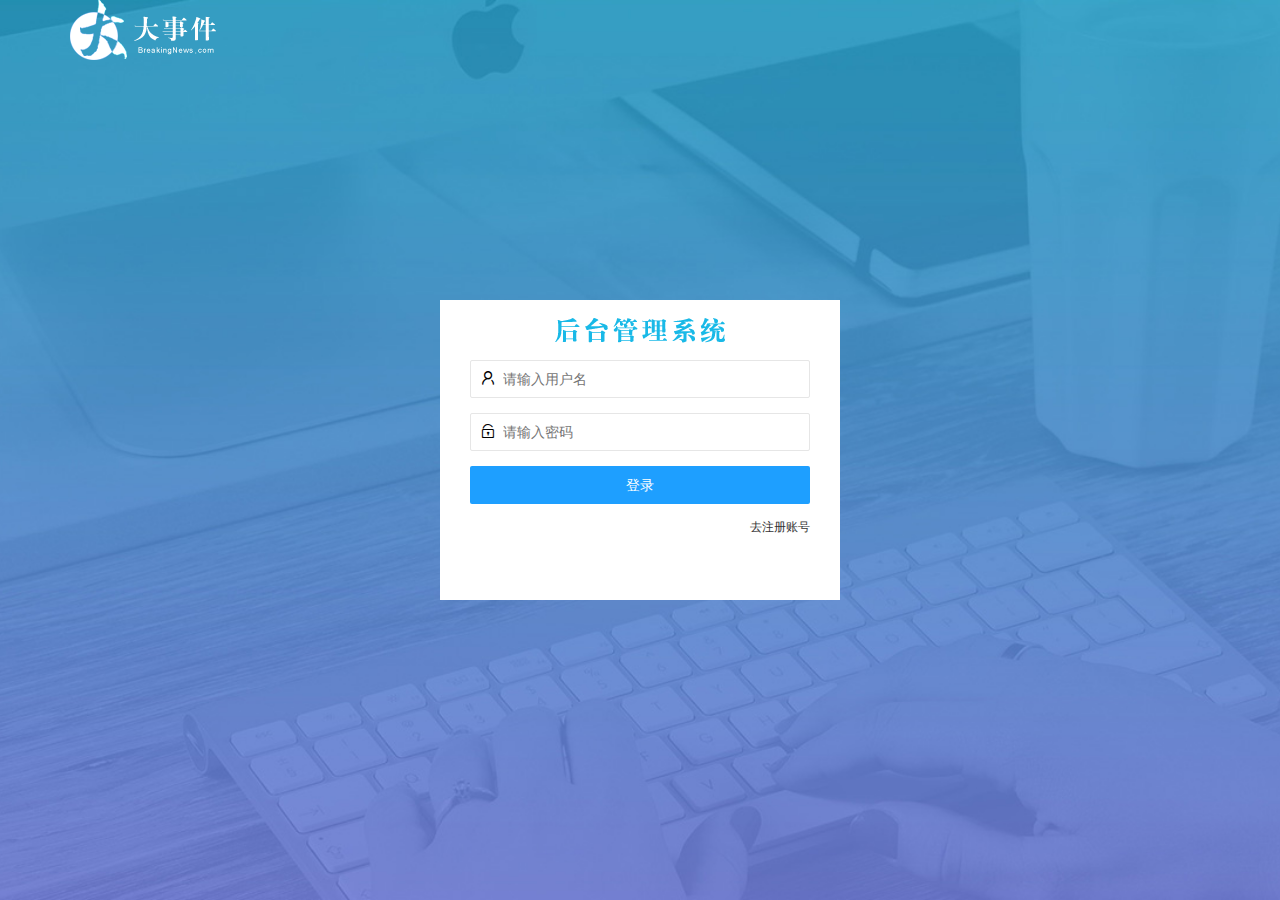
<file: login.html>
<!DOCTYPE html>
<html lang="en">

<head>
    <meta charset="UTF-8">
    <meta http-equiv="X-UA-Compatible" content="IE=edge">
    <meta name="viewport" content="width=device-width, initial-scale=1.0">
    <title>大事件——登录/注册</title>
    <!-- 引入自己的css样式 -->
    <link rel="stylesheet" href="./assets/css/login.css">
    <!-- 引入layui样式 -->
    <link rel="stylesheet" href="./assets/lib/layui/css/layui.css">
</head>

<body>

    <!-- 头部的logo区域 -->
    <div class="logo layui-main layui-anim-downbit">
        <img src="./assets/images/logo.png" alt="">
    </div>

    <!-- 登录注册区域 -->
    <div class="LoginAndRegBox">
        <div class="title-top"></div>
        <!-- 登录界面模块 -->
        <div class="login-box">
            <!-- 登录的表单 -->
            <form class="layui-form" action="" id="form_login">
                <!-- 用户名 -->
                <div class="layui-form-item">
                    <i class="layui-icon layui-icon-username"></i>
                    <input type="text" name="username" required lay-verify="required" placeholder="请输入用户名"
                        autocomplete="off" class="layui-input">
                </div>
                <!-- 密码 -->
                <div class="layui-form-item">
                    <i class="layui-icon layui-icon-password"></i>
                    <input type="password" name="password" required lay-verify="required|pwd" placeholder="请输入密码"
                        autocomplete="off" class="layui-input">
                </div>
                <!-- 提交按钮 -->
                <div class="layui-form-item">
                    <button class="layui-btn layui-btn-fluid layui-btn layui-btn-normal" lay-submit
                        lay-filter="formDemo">登录</button>
                </div>
                <!-- 注册提示 -->
                <div class="layui-form-item links">
                    <a href="Javascript:;" id="link_reg">去注册账号</a>
                </div>
            </form>

        </div>
        <!-- 注册界面模块 -->
        <div class="reg-box">
            <!-- 注册的表单 -->
            <form class="layui-form" action="" id="form_reg">
                <!-- 用户名 -->
                <div class="layui-form-item">
                    <i class="layui-icon layui-icon-username"></i>
                    <input type="text" name="username" required lay-verify="required" placeholder="请输入用户名"
                        autocomplete="off" class="layui-input">
                </div>
                <!-- 密码 -->
                <div class="layui-form-item">
                    <i class="layui-icon layui-icon-password"></i>
                    <input type="password" name="password" id="password" required lay-verify="required|pwd"
                        placeholder="请输入密码" autocomplete="off" class="layui-input">
                </div>
                <!-- 重新输入一次密码 -->
                <div class="layui-form-item">
                    <i class="layui-icon layui-icon-password"></i>
                    <input type="password" name="repassword" required lay-verify="required|pwd|repwd"
                        placeholder="请重新确认密码" autocomplete="off" class="layui-input">
                </div>
                <!-- 提交按钮 -->
                <div class="layui-form-item">
                    <button class="layui-btn layui-btn-fluid layui-btn layui-btn-normal" lay-submit
                        lay-filter="formDemo">注册</button>
                </div>
                <!-- 注册提示 -->
                <div class="layui-form-item links">
                    <a href="Javascript:;" id="link_login">去登录</a>
                </div>
            </form>
        </div>
    </div>
</body>
<!-- 引入Jquery -->
<script src="./assets/lib/jquery.js"></script>
<!-- 引入layui-js样式 -->
<script src="./assets/lib/layui/layui.all.js"></script>
<!-- 导入自己的API js -->
<script  src="./assets/js/baseAPI.js"></script>
<!-- 引入自己的JS文件 -->
<script src="./assets/js/login.js"></script>

</html>
</file>
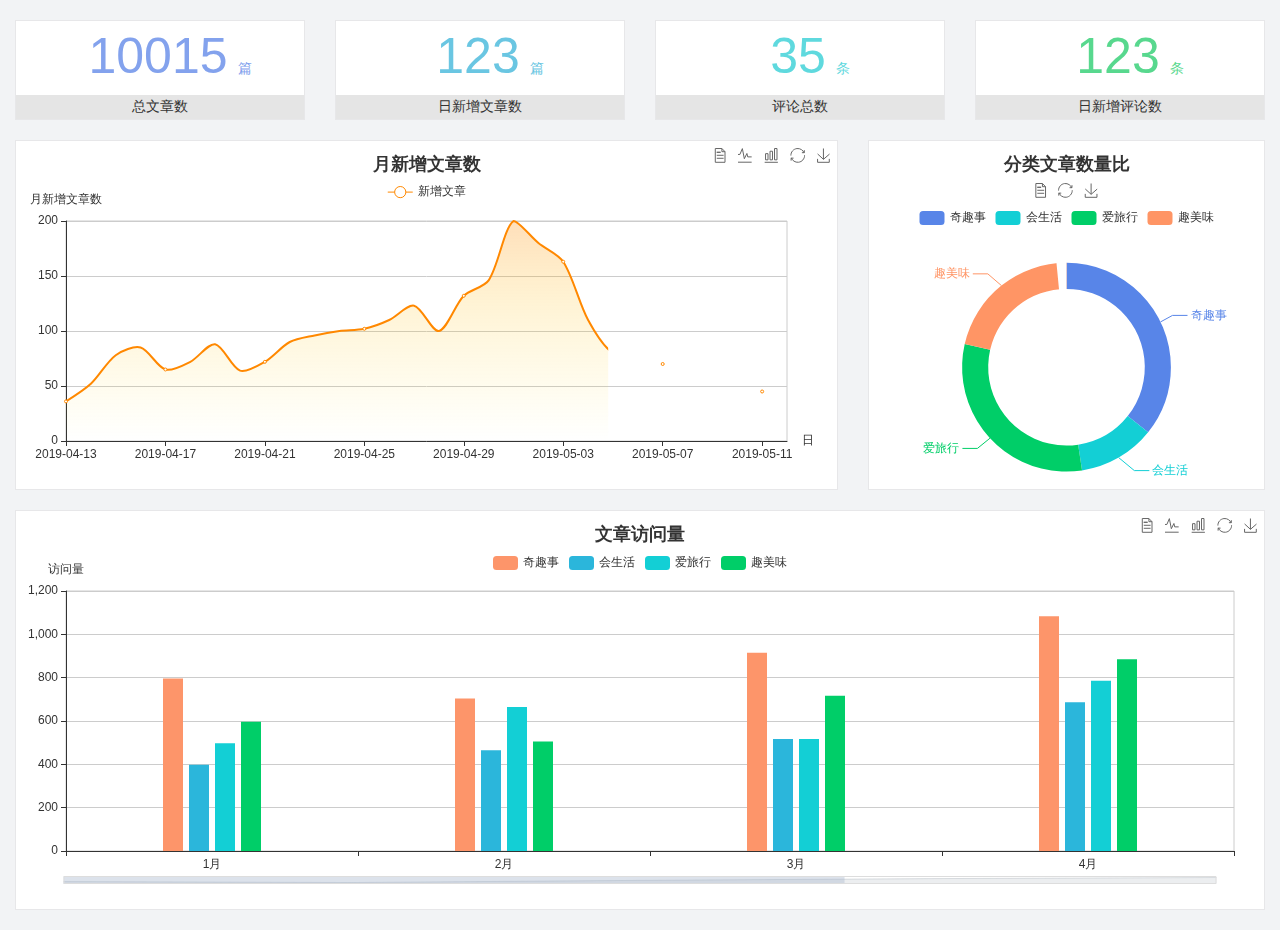
<file: home/dashboard.html>
<!DOCTYPE html>
<html lang="en">

<head>
  <meta charset="UTF-8">
  <meta name="viewport" content="width=device-width, initial-scale=1.0">
  <meta http-equiv="X-UA-Compatible" content="ie=edge">
  <title>图表统计</title>
  <link rel="stylesheet" href="../../assets/lib/bootstrap.css" />
  <link rel="stylesheet" href="../../assets/lib/main.css" />
  <script src="../../assets/lib/jquery.js"></script>
  <script type="text/javascript" src="../../assets/lib/echarts.min.js"></script>
</head>

<body>
  <div class="container-fluid">
    <div class="row spannel_list">
      <div class="col-sm-3 col-xs-6">
        <div class="spannel">
          <em>10015</em><span>篇</span>
          <b>总文章数</b>
        </div>
      </div>
      <div class="col-sm-3 col-xs-6">
        <div class="spannel scolor01">
          <em>123</em><span>篇</span>
          <b>日新增文章数</b>
        </div>
      </div>
      <div class="col-sm-3 col-xs-6">
        <div class="spannel scolor02">
          <em>35</em><span>条</span>
          <b>评论总数</b>
        </div>
      </div>
      <div class="col-sm-3 col-xs-6">
        <div class="spannel scolor03">
          <em>123</em><span>条</span>
          <b>日新增评论数</b>
        </div>
      </div>
    </div>
  </div>

  <div class="container-fluid">
    <div class="row curve-pie">
      <div class="col-lg-8 col-md-8">
        <div class="gragh_pannel" id="curve_show"></div>
      </div>
      <div class="col-lg-4 col-md-4">
        <div class="gragh_pannel" id="pie_show"></div>
      </div>
    </div>
  </div>

  <div class="container-fluid">
    <div class="column_pannel" id="column_show"></div>
  </div>

  <script>
    var oChart = echarts.init(document.getElementById('curve_show'));
    var aList_all = [
      { 'count': 36, 'date': '2019-04-13' },
      { 'count': 52, 'date': '2019-04-14' },
      { 'count': 78, 'date': '2019-04-15' },
      { 'count': 85, 'date': '2019-04-16' },
      { 'count': 65, 'date': '2019-04-17' },
      { 'count': 72, 'date': '2019-04-18' },
      { 'count': 88, 'date': '2019-04-19' },
      { 'count': 64, 'date': '2019-04-20' },
      { 'count': 72, 'date': '2019-04-21' },
      { 'count': 90, 'date': '2019-04-22' },
      { 'count': 96, 'date': '2019-04-23' },
      { 'count': 100, 'date': '2019-04-24' },
      { 'count': 102, 'date': '2019-04-25' },
      { 'count': 110, 'date': '2019-04-26' },
      { 'count': 123, 'date': '2019-04-27' },
      { 'count': 100, 'date': '2019-04-28' },
      { 'count': 132, 'date': '2019-04-29' },
      { 'count': 146, 'date': '2019-04-30' },
      { 'count': 200, 'date': '2019-05-01' },
      { 'count': 180, 'date': '2019-05-02' },
      { 'count': 163, 'date': '2019-05-03' },
      { 'count': 110, 'date': '2019-05-04' },
      { 'count': 80, 'date': '2019-05-05' },
      { 'count': 82, 'date': '2019-05-06' },
      { 'count': 70, 'date': '2019-05-07' },
      { 'count': 65, 'date': '2019-05-08' },
      { 'count': 54, 'date': '2019-05-09' },
      { 'count': 40, 'date': '2019-05-10' },
      { 'count': 45, 'date': '2019-05-11' },
      { 'count': 38, 'date': '2019-05-12' },
    ];

    let aCount = [];
    let aDate = [];

    for (var i = 0; i < aList_all.length; i++) {
      aCount.push(aList_all[i].count);
      aDate.push(aList_all[i].date);
    }

    var chartopt = {
      title: {
        text: '月新增文章数',
        left: 'center',
        top: '10'
      },
      tooltip: {
        trigger: 'axis'
      },
      legend: {
        data: ['新增文章'],
        top: '40'
      },
      toolbox: {
        show: true,
        feature: {
          mark: { show: true },
          dataView: { show: true, readOnly: false },
          magicType: { show: true, type: ['line', 'bar'] },
          restore: { show: true },
          saveAsImage: { show: true }
        }
      },
      calculable: true,
      xAxis: [
        {
          name: '日',
          type: 'category',
          boundaryGap: false,
          data: aDate
        }
      ],
      yAxis: [
        {
          name: '月新增文章数',
          type: 'value'
        }
      ],
      series: [
        {
          name: '新增文章',
          type: 'line',
          smooth: true,
          itemStyle: { normal: { areaStyle: { type: 'default' }, color: '#f80' }, lineStyle: { color: '#f80' } },
          data: aCount
        }],
      areaStyle: {
        normal: {
          color: new echarts.graphic.LinearGradient(0, 0, 0, 1, [{
            offset: 0,
            color: 'rgba(255,136,0,0.39)'
          }, {
            offset: .34,
            color: 'rgba(255,180,0,0.25)'
          }, {
            offset: 1,
            color: 'rgba(255,222,0,0.00)'
          }])

        }
      },
      grid: {
        show: true,
        x: 50,
        x2: 50,
        y: 80,
        height: 220
      }
    };

    oChart.setOption(chartopt);


    var oPie = echarts.init(document.getElementById('pie_show'));
    var oPieopt =
    {
      title: {
        top: 10,
        text: '分类文章数量比',
        x: 'center'
      },
      tooltip: {
        trigger: 'item',
        formatter: "{a} <br/>{b} : {c} ({d}%)"
      },
      color: ['#5885e8', '#13cfd5', '#00ce68', '#ff9565'],
      legend: {
        x: 'center',
        top: 65,
        data: ['奇趣事', '会生活', '爱旅行', '趣美味']
      },
      toolbox: {
        show: true,
        x: 'center',
        top: 35,
        feature: {
          mark: { show: true },
          dataView: { show: true, readOnly: false },
          magicType: {
            show: true,
            type: ['pie', 'funnel'],
            option: {
              funnel: {
                x: '25%',
                width: '50%',
                funnelAlign: 'left',
                max: 1548
              }
            }
          },
          restore: { show: true },
          saveAsImage: { show: true }
        }
      },
      calculable: true,
      series: [
        {
          name: '访问来源',
          type: 'pie',
          radius: ['45%', '60%'],
          center: ['50%', '65%'],
          data: [
            { value: 300, name: '奇趣事' },
            { value: 100, name: '会生活' },
            { value: 260, name: '爱旅行' },
            { value: 180, name: '趣美味' }
          ]
        }
      ]
    };
    oPie.setOption(oPieopt);



    var oColumn = this.echarts.init(document.getElementById('column_show'));
    var oColumnopt =
    {
      title: {
        text: '文章访问量',
        left: 'center',
        top: '10'
      },
      tooltip: {
        trigger: 'axis'
      },
      legend: {
        data: ['奇趣事', '会生活', '爱旅行', '趣美味'],
        top: '40'
      },
      toolbox: {
        show: true,
        feature: {
          mark: { show: true },
          dataView: { show: true, readOnly: false },
          magicType: { show: true, type: ['line', 'bar'] },
          restore: { show: true },
          saveAsImage: { show: true }
        }
      },
      calculable: true,
      xAxis: [
        {
          type: 'category',
          data: ['1月', '2月', '3月', '4月', '5月']
        }
      ],
      yAxis: [
        {
          name: '访问量',
          type: 'value'
        }
      ],
      series: [
        {
          name: '奇趣事',
          type: 'bar',
          barWidth: 20,
          itemStyle: {
            normal: { areaStyle: { type: 'default' }, color: '#fd956a' }
          },
          data: [800, 708, 920, 1090, 1200]
        },
        {
          name: '会生活',
          type: 'bar',
          barWidth: 20,
          itemStyle: {
            normal: { areaStyle: { type: 'default' }, color: '#2bb6db' }
          },
          data: [400, 468, 520, 690, 800]
        },
        {
          name: '爱旅行',
          type: 'bar',
          barWidth: 20,
          itemStyle: {
            normal: { areaStyle: { type: 'default' }, color: '#13cfd5' }
          },
          data: [500, 668, 520, 790, 900]
        },
        {
          name: '趣美味',
          type: 'bar',
          barWidth: 20,
          itemStyle: {
            normal: { areaStyle: { type: 'default' }, color: '#00ce68' }
          },
          data: [600, 508, 720, 890, 1000]
        }
      ],
      grid: {
        show: true,
        x: 50,
        x2: 30,
        y: 80,
        height: 260
      },
      dataZoom: [//给x轴设置滚动条
        {
          start: 0,//默认为0
          end: 100 - 1000 / 31,//默认为100
          type: 'slider',
          show: true,
          xAxisIndex: [0],
          handleSize: 0,//滑动条的 左右2个滑动条的大小
          height: 8,//组件高度
          left: 45, //左边的距离
          right: 50,//右边的距离
          bottom: 26,//右边的距离
          handleColor: '#ddd',//h滑动图标的颜色
          handleStyle: {
            borderColor: "#cacaca",
            borderWidth: "1",
            shadowBlur: 2,
            background: "#ddd",
            shadowColor: "#ddd",
          }
        }]
    };
    oColumn.setOption(oColumnopt);
  </script>
</body>

</html>
</file>
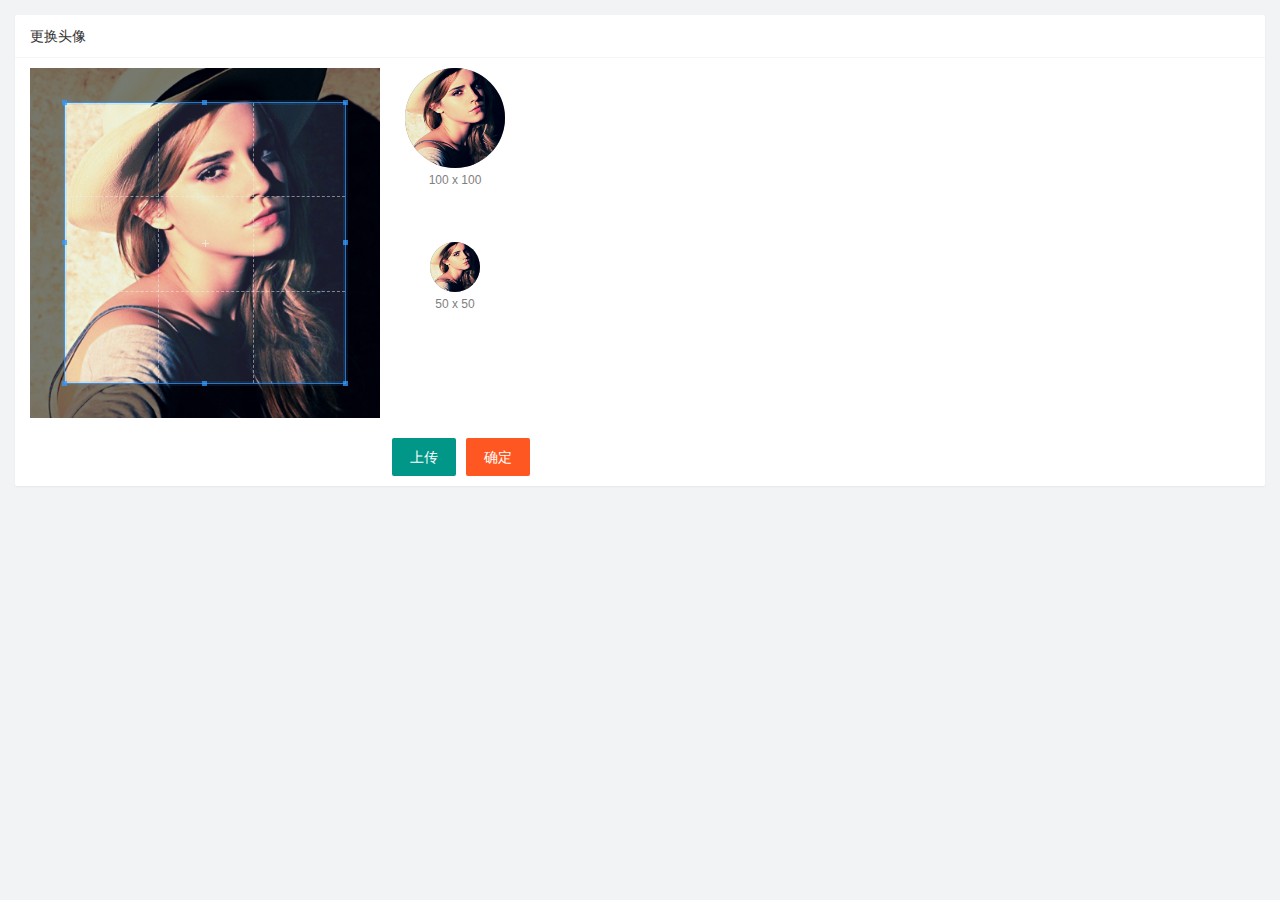
<file: user/user_avatar.html>
<!DOCTYPE html>
<html lang="en">

<head>
    <meta charset="UTF-8">
    <meta http-equiv="X-UA-Compatible" content="IE=edge">
    <meta name="viewport" content="width=device-width, initial-scale=1.0">
    <title>Document</title>
    <link rel="stylesheet" href="/assets/lib/cropper/cropper.css" />
    <!-- 引入layui的css文件 -->
    <link rel="stylesheet" href="../assets/lib/layui/css/layui.css">
    <!-- 引入自己的css文件 -->
    <link rel="stylesheet" href="../assets/css/user/user_avatar.css">
</head>

<body>
    <div class="layui-card">
        <div class="layui-card-header">更换头像</div>
        <div class="layui-card-body">
            <!-- 第一行的图片裁剪和预览区域 -->
            <div class="row1">
                <!-- 图片裁剪区域 -->
                <div class="cropper-box">
                    <!-- 这个 img 标签很重要，将来会把它初始化为裁剪区域 -->
                    <img id="image" src="/assets/images/sample.jpg" />
                </div>
                <!-- 图片的预览区域 -->
                <div class="preview-box">
                    <div>
                        <!-- 宽高为 100px 的预览区域 -->
                        <div class="img-preview w100"></div>
                        <p class="size">100 x 100</p>
                    </div>
                    <div>
                        <!-- 宽高为 50px 的预览区域 -->
                        <div class="img-preview w50"></div>
                        <p class="size">50 x 50</p>
                    </div>
                </div>
            </div>

            <!-- 第二行的按钮区域 -->
            <div class="row2">
                <input type="file" name="" id="file" accept="image/png,image/jpeg">
                <button type="button" class="layui-btn" id="btnloadfile">上传</button>
                <button type="button" class="layui-btn layui-btn-danger" id="btnUpload">确定</button>
            </div>
        </div>
    </div>
    <!-- 引入layui的js文件 -->
    <script src="../assets/lib/layui/layui.all.js"></script>
    <!-- 引入jQuery -->
    <script src="/assets/lib/jquery.js"></script>
    <script src="/assets/lib/cropper/Cropper.js"></script>
    <script src="/assets/lib/cropper/jquery-cropper.js"></script>
    <!-- 引入API -->
    <script src="../assets/js/baseAPI.js"></script>
    <!-- 引入自己的的js文件 -->
    <script src="../assets/js/user/user_avatar.js"></script>
</body>

</html>
</file>
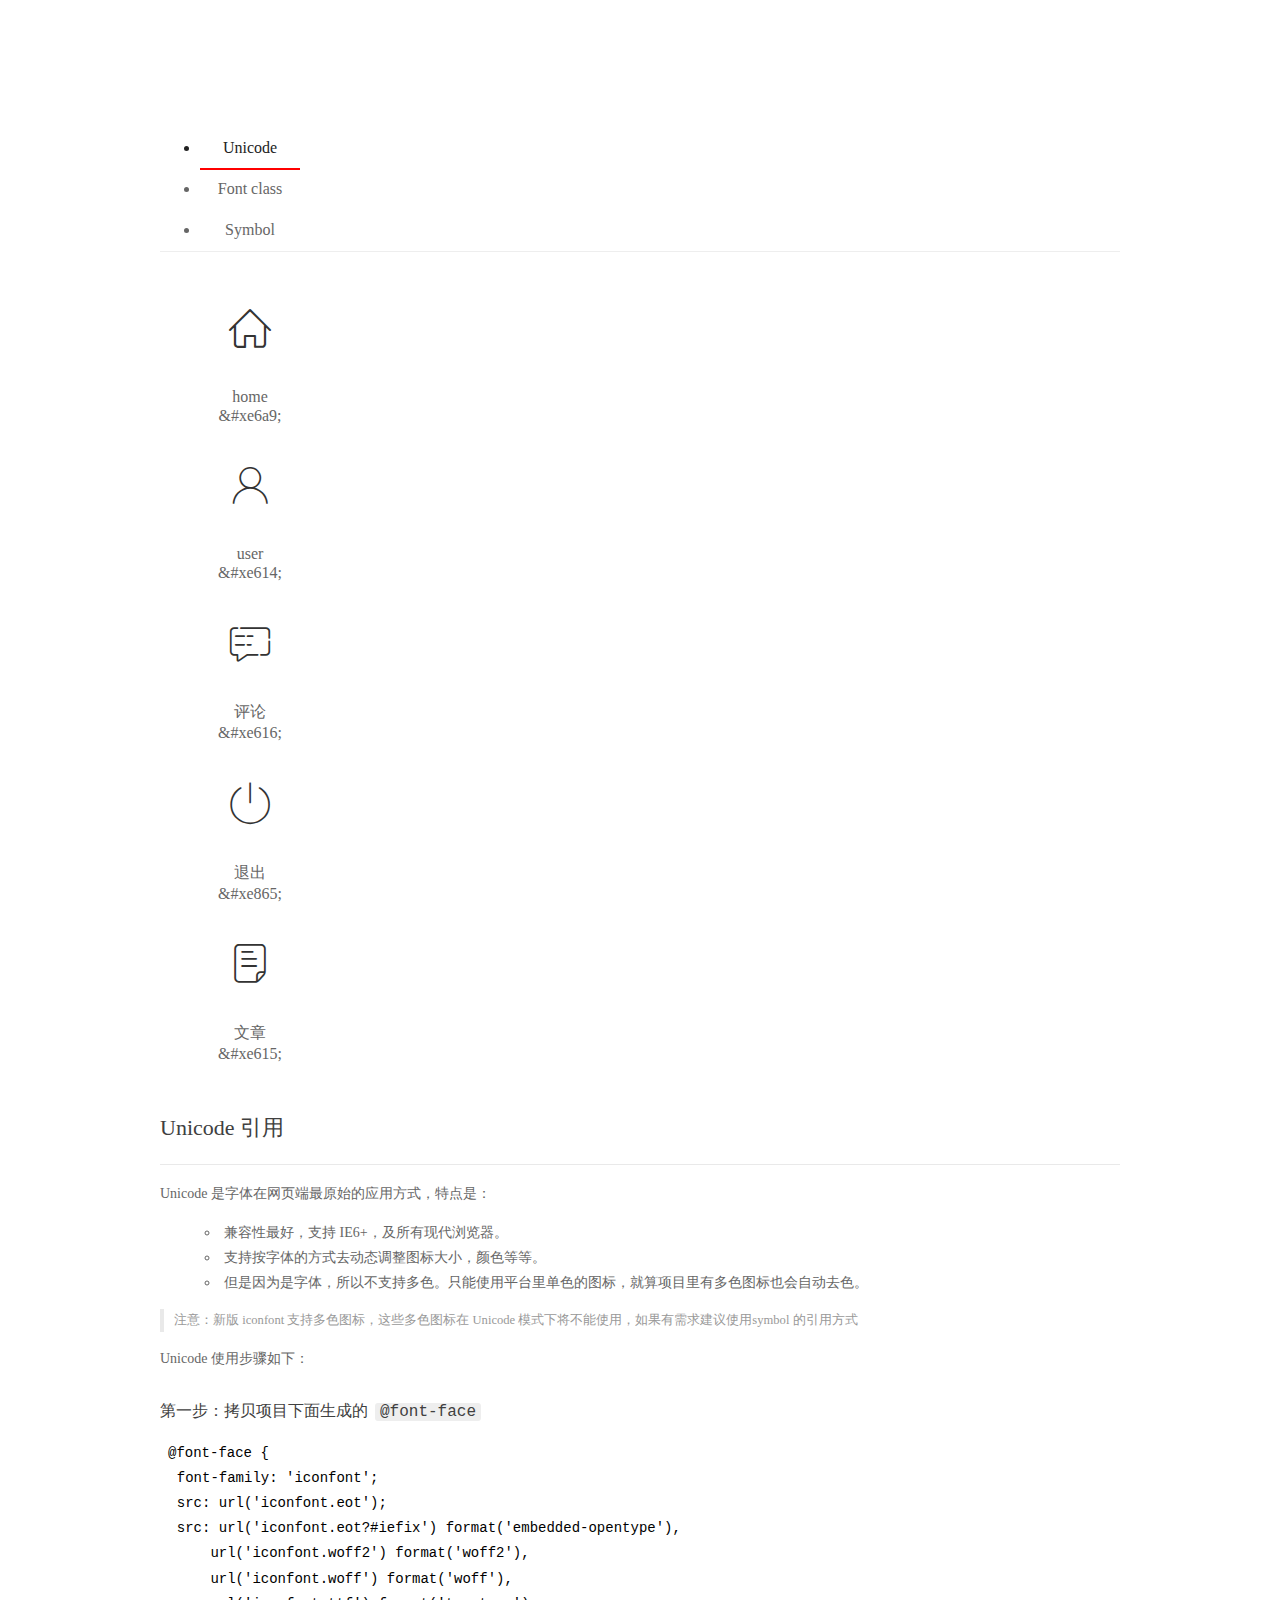
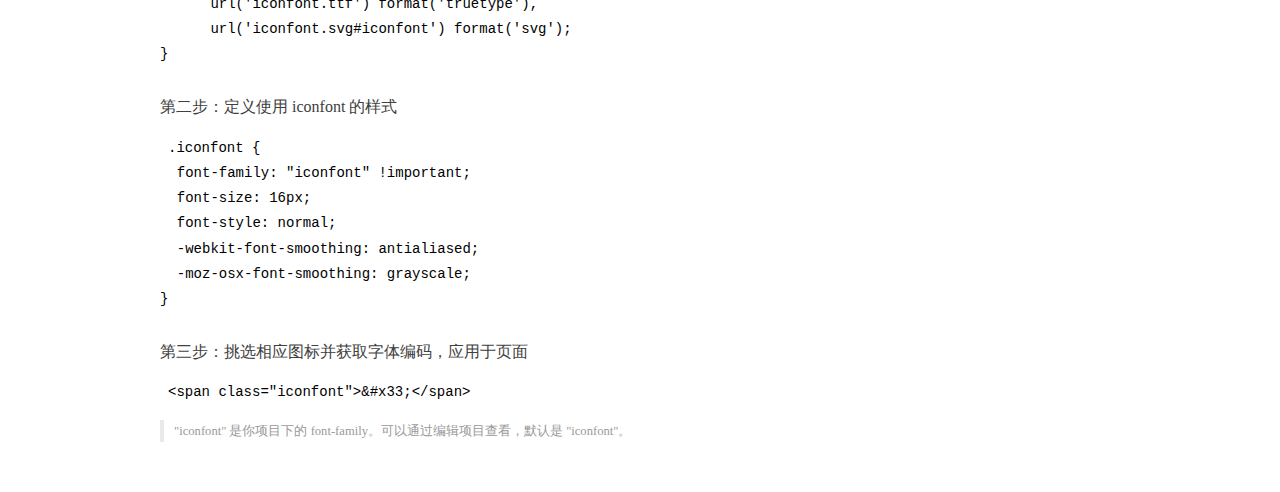
<file: assets/fonts/demo_index.html>
<!DOCTYPE html>
<html>
<head>
  <meta charset="utf-8"/>
  <title>IconFont Demo</title>
  <link rel="shortcut icon" href="https://gtms04.alicdn.com/tps/i4/TB1_oz6GVXXXXaFXpXXJDFnIXXX-64-64.ico" type="image/x-icon"/>
  <link rel="stylesheet" href="https://g.alicdn.com/thx/cube/1.3.2/cube.min.css">
  <link rel="stylesheet" href="demo.css">
  <link rel="stylesheet" href="iconfont.css">
  <script src="iconfont.js"></script>
  <!-- jQuery -->
  <script src="https://a1.alicdn.com/oss/uploads/2018/12/26/7bfddb60-08e8-11e9-9b04-53e73bb6408b.js"></script>
  <!-- 代码高亮 -->
  <script src="https://a1.alicdn.com/oss/uploads/2018/12/26/a3f714d0-08e6-11e9-8a15-ebf944d7534c.js"></script>
</head>
<body>
  <div class="main">
    <h1 class="logo"><a href="https://www.iconfont.cn/" title="iconfont 首页" target="_blank">&#xe86b;</a></h1>
    <div class="nav-tabs">
      <ul id="tabs" class="dib-box">
        <li class="dib active"><span>Unicode</span></li>
        <li class="dib"><span>Font class</span></li>
        <li class="dib"><span>Symbol</span></li>
      </ul>
      
    </div>
    <div class="tab-container">
      <div class="content unicode" style="display: block;">
          <ul class="icon_lists dib-box">
          
            <li class="dib">
              <span class="icon iconfont">&#xe6a9;</span>
                <div class="name">home</div>
                <div class="code-name">&amp;#xe6a9;</div>
              </li>
          
            <li class="dib">
              <span class="icon iconfont">&#xe614;</span>
                <div class="name">user</div>
                <div class="code-name">&amp;#xe614;</div>
              </li>
          
            <li class="dib">
              <span class="icon iconfont">&#xe616;</span>
                <div class="name">评论</div>
                <div class="code-name">&amp;#xe616;</div>
              </li>
          
            <li class="dib">
              <span class="icon iconfont">&#xe865;</span>
                <div class="name">退出</div>
                <div class="code-name">&amp;#xe865;</div>
              </li>
          
            <li class="dib">
              <span class="icon iconfont">&#xe615;</span>
                <div class="name">文章</div>
                <div class="code-name">&amp;#xe615;</div>
              </li>
          
          </ul>
          <div class="article markdown">
          <h2 id="unicode-">Unicode 引用</h2>
          <hr>

          <p>Unicode 是字体在网页端最原始的应用方式，特点是：</p>
          <ul>
            <li>兼容性最好，支持 IE6+，及所有现代浏览器。</li>
            <li>支持按字体的方式去动态调整图标大小，颜色等等。</li>
            <li>但是因为是字体，所以不支持多色。只能使用平台里单色的图标，就算项目里有多色图标也会自动去色。</li>
          </ul>
          <blockquote>
            <p>注意：新版 iconfont 支持多色图标，这些多色图标在 Unicode 模式下将不能使用，如果有需求建议使用symbol 的引用方式</p>
          </blockquote>
          <p>Unicode 使用步骤如下：</p>
          <h3 id="-font-face">第一步：拷贝项目下面生成的 <code>@font-face</code></h3>
<pre><code class="language-css"
>@font-face {
  font-family: 'iconfont';
  src: url('iconfont.eot');
  src: url('iconfont.eot?#iefix') format('embedded-opentype'),
      url('iconfont.woff2') format('woff2'),
      url('iconfont.woff') format('woff'),
      url('iconfont.ttf') format('truetype'),
      url('iconfont.svg#iconfont') format('svg');
}
</code></pre>
          <h3 id="-iconfont-">第二步：定义使用 iconfont 的样式</h3>
<pre><code class="language-css"
>.iconfont {
  font-family: "iconfont" !important;
  font-size: 16px;
  font-style: normal;
  -webkit-font-smoothing: antialiased;
  -moz-osx-font-smoothing: grayscale;
}
</code></pre>
          <h3 id="-">第三步：挑选相应图标并获取字体编码，应用于页面</h3>
<pre>
<code class="language-html"
>&lt;span class="iconfont"&gt;&amp;#x33;&lt;/span&gt;
</code></pre>
          <blockquote>
            <p>"iconfont" 是你项目下的 font-family。可以通过编辑项目查看，默认是 "iconfont"。</p>
          </blockquote>
          </div>
      </div>
      <div class="content font-class">
        <ul class="icon_lists dib-box">
          
          <li class="dib">
            <span class="icon iconfont icon-home"></span>
            <div class="name">
              home
            </div>
            <div class="code-name">.icon-home
            </div>
          </li>
          
          <li class="dib">
            <span class="icon iconfont icon-user"></span>
            <div class="name">
              user
            </div>
            <div class="code-name">.icon-user
            </div>
          </li>
          
          <li class="dib">
            <span class="icon iconfont icon-pinglun"></span>
            <div class="name">
              评论
            </div>
            <div class="code-name">.icon-pinglun
            </div>
          </li>
          
          <li class="dib">
            <span class="icon iconfont icon-tuichu"></span>
            <div class="name">
              退出
            </div>
            <div class="code-name">.icon-tuichu
            </div>
          </li>
          
          <li class="dib">
            <span class="icon iconfont icon-16"></span>
            <div class="name">
              文章
            </div>
            <div class="code-name">.icon-16
            </div>
          </li>
          
        </ul>
        <div class="article markdown">
        <h2 id="font-class-">font-class 引用</h2>
        <hr>

        <p>font-class 是 Unicode 使用方式的一种变种，主要是解决 Unicode 书写不直观，语意不明确的问题。</p>
        <p>与 Unicode 使用方式相比，具有如下特点：</p>
        <ul>
          <li>兼容性良好，支持 IE8+，及所有现代浏览器。</li>
          <li>相比于 Unicode 语意明确，书写更直观。可以很容易分辨这个 icon 是什么。</li>
          <li>因为使用 class 来定义图标，所以当要替换图标时，只需要修改 class 里面的 Unicode 引用。</li>
          <li>不过因为本质上还是使用的字体，所以多色图标还是不支持的。</li>
        </ul>
        <p>使用步骤如下：</p>
        <h3 id="-fontclass-">第一步：引入项目下面生成的 fontclass 代码：</h3>
<pre><code class="language-html">&lt;link rel="stylesheet" href="./iconfont.css"&gt;
</code></pre>
        <h3 id="-">第二步：挑选相应图标并获取类名，应用于页面：</h3>
<pre><code class="language-html">&lt;span class="iconfont icon-xxx"&gt;&lt;/span&gt;
</code></pre>
        <blockquote>
          <p>"
            iconfont" 是你项目下的 font-family。可以通过编辑项目查看，默认是 "iconfont"。</p>
        </blockquote>
      </div>
      </div>
      <div class="content symbol">
          <ul class="icon_lists dib-box">
          
            <li class="dib">
                <svg class="icon svg-icon" aria-hidden="true">
                  <use xlink:href="#icon-home"></use>
                </svg>
                <div class="name">home</div>
                <div class="code-name">#icon-home</div>
            </li>
          
            <li class="dib">
                <svg class="icon svg-icon" aria-hidden="true">
                  <use xlink:href="#icon-user"></use>
                </svg>
                <div class="name">user</div>
                <div class="code-name">#icon-user</div>
            </li>
          
            <li class="dib">
                <svg class="icon svg-icon" aria-hidden="true">
                  <use xlink:href="#icon-pinglun"></use>
                </svg>
                <div class="name">评论</div>
                <div class="code-name">#icon-pinglun</div>
            </li>
          
            <li class="dib">
                <svg class="icon svg-icon" aria-hidden="true">
                  <use xlink:href="#icon-tuichu"></use>
                </svg>
                <div class="name">退出</div>
                <div class="code-name">#icon-tuichu</div>
            </li>
          
            <li class="dib">
                <svg class="icon svg-icon" aria-hidden="true">
                  <use xlink:href="#icon-16"></use>
                </svg>
                <div class="name">文章</div>
                <div class="code-name">#icon-16</div>
            </li>
          
          </ul>
          <div class="article markdown">
          <h2 id="symbol-">Symbol 引用</h2>
          <hr>

          <p>这是一种全新的使用方式，应该说这才是未来的主流，也是平台目前推荐的用法。相关介绍可以参考这篇<a href="">文章</a>
            这种用法其实是做了一个 SVG 的集合，与另外两种相比具有如下特点：</p>
          <ul>
            <li>支持多色图标了，不再受单色限制。</li>
            <li>通过一些技巧，支持像字体那样，通过 <code>font-size</code>, <code>color</code> 来调整样式。</li>
            <li>兼容性较差，支持 IE9+，及现代浏览器。</li>
            <li>浏览器渲染 SVG 的性能一般，还不如 png。</li>
          </ul>
          <p>使用步骤如下：</p>
          <h3 id="-symbol-">第一步：引入项目下面生成的 symbol 代码：</h3>
<pre><code class="language-html">&lt;script src="./iconfont.js"&gt;&lt;/script&gt;
</code></pre>
          <h3 id="-css-">第二步：加入通用 CSS 代码（引入一次就行）：</h3>
<pre><code class="language-html">&lt;style&gt;
.icon {
  width: 1em;
  height: 1em;
  vertical-align: -0.15em;
  fill: currentColor;
  overflow: hidden;
}
&lt;/style&gt;
</code></pre>
          <h3 id="-">第三步：挑选相应图标并获取类名，应用于页面：</h3>
<pre><code class="language-html">&lt;svg class="icon" aria-hidden="true"&gt;
  &lt;use xlink:href="#icon-xxx"&gt;&lt;/use&gt;
&lt;/svg&gt;
</code></pre>
          </div>
      </div>

    </div>
  </div>
  <script>
  $(document).ready(function () {
      $('.tab-container .content:first').show()

      $('#tabs li').click(function (e) {
        var tabContent = $('.tab-container .content')
        var index = $(this).index()

        if ($(this).hasClass('active')) {
          return
        } else {
          $('#tabs li').removeClass('active')
          $(this).addClass('active')

          tabContent.hide().eq(index).fadeIn()
        }
      })
    })
  </script>
</body>
</html>
</file>
<file: assets/css/login.css>
html,body {
    padding: 0;
    margin: 0;
    height: 100%;
    width: 100%;
    background: url(../images/login_bg.jpg) no-repeat center;
    background-size: cover;
}
.LoginAndRegBox {
    width: 400px;
    height: 300px;
    background-color: #fff;
    position: absolute;
    top: 50%;
    left: 50%;
    transform: translate(-50%,-50%);
}
.title-top {
    height: 60px;
    background: url(../images/login_title.png) no-repeat center;
}
.reg-box {
    display: none;
}
.layui-form-item{
    padding: 0 30px;
    position: relative;
}
.links {
    display: flex;
    justify-content: flex-end;
    font-size: 12px;
}
.layui-icon {
    position: absolute;
    padding: 10px;
}
.layui-input {
    padding-left: 32px!important;
}
</file>
<file: assets/lib/layui/css/layui.css>
/** layui-v2.5.5 MIT License By https://www.layui.com */
 .layui-inline,img{display:inline-block;vertical-align:middle}h1,h2,h3,h4,h5,h6{font-weight:400}.layui-edge,.layui-header,.layui-inline,.layui-main{position:relative}.layui-body,.layui-edge,.layui-elip{overflow:hidden}.layui-btn,.layui-edge,.layui-inline,img{vertical-align:middle}.layui-btn,.layui-disabled,.layui-icon,.layui-unselect{-moz-user-select:none;-webkit-user-select:none;-ms-user-select:none}.layui-elip,.layui-form-checkbox span,.layui-form-pane .layui-form-label{text-overflow:ellipsis;white-space:nowrap}.layui-breadcrumb,.layui-tree-btnGroup{visibility:hidden}blockquote,body,button,dd,div,dl,dt,form,h1,h2,h3,h4,h5,h6,input,li,ol,p,pre,td,textarea,th,ul{margin:0;padding:0;-webkit-tap-highlight-color:rgba(0,0,0,0)}a:active,a:hover{outline:0}img{border:none}li{list-style:none}table{border-collapse:collapse;border-spacing:0}h4,h5,h6{font-size:100%}button,input,optgroup,option,select,textarea{font-family:inherit;font-size:inherit;font-style:inherit;font-weight:inherit;outline:0}pre{white-space:pre-wrap;white-space:-moz-pre-wrap;white-space:-pre-wrap;white-space:-o-pre-wrap;word-wrap:break-word}body{line-height:24px;font:14px Helvetica Neue,Helvetica,PingFang SC,Tahoma,Arial,sans-serif}hr{height:1px;margin:10px 0;border:0;clear:both}a{color:#333;text-decoration:none}a:hover{color:#777}a cite{font-style:normal;*cursor:pointer}.layui-border-box,.layui-border-box *{box-sizing:border-box}.layui-box,.layui-box *{box-sizing:content-box}.layui-clear{clear:both;*zoom:1}.layui-clear:after{content:'\20';clear:both;*zoom:1;display:block;height:0}.layui-inline{*display:inline;*zoom:1}.layui-edge{display:inline-block;width:0;height:0;border-width:6px;border-style:dashed;border-color:transparent}.layui-edge-top{top:-4px;border-bottom-color:#999;border-bottom-style:solid}.layui-edge-right{border-left-color:#999;border-left-style:solid}.layui-edge-bottom{top:2px;border-top-color:#999;border-top-style:solid}.layui-edge-left{border-right-color:#999;border-right-style:solid}.layui-disabled,.layui-disabled:hover{color:#d2d2d2!important;cursor:not-allowed!important}.layui-circle{border-radius:100%}.layui-show{display:block!important}.layui-hide{display:none!important}@font-face{font-family:layui-icon;src:url(../font/iconfont.eot?v=250);src:url(../font/iconfont.eot?v=250#iefix) format('embedded-opentype'),url(../font/iconfont.woff2?v=250) format('woff2'),url(../font/iconfont.woff?v=250) format('woff'),url(../font/iconfont.ttf?v=250) format('truetype'),url(../font/iconfont.svg?v=250#layui-icon) format('svg')}.layui-icon{font-family:layui-icon!important;font-size:16px;font-style:normal;-webkit-font-smoothing:antialiased;-moz-osx-font-smoothing:grayscale}.layui-icon-reply-fill:before{content:"\e611"}.layui-icon-set-fill:before{content:"\e614"}.layui-icon-menu-fill:before{content:"\e60f"}.layui-icon-search:before{content:"\e615"}.layui-icon-share:before{content:"\e641"}.layui-icon-set-sm:before{content:"\e620"}.layui-icon-engine:before{content:"\e628"}.layui-icon-close:before{content:"\1006"}.layui-icon-close-fill:before{content:"\1007"}.layui-icon-chart-screen:before{content:"\e629"}.layui-icon-star:before{content:"\e600"}.layui-icon-circle-dot:before{content:"\e617"}.layui-icon-chat:before{content:"\e606"}.layui-icon-release:before{content:"\e609"}.layui-icon-list:before{content:"\e60a"}.layui-icon-chart:before{content:"\e62c"}.layui-icon-ok-circle:before{content:"\1005"}.layui-icon-layim-theme:before{content:"\e61b"}.layui-icon-table:before{content:"\e62d"}.layui-icon-right:before{content:"\e602"}.layui-icon-left:before{content:"\e603"}.layui-icon-cart-simple:before{content:"\e698"}.layui-icon-face-cry:before{content:"\e69c"}.layui-icon-face-smile:before{content:"\e6af"}.layui-icon-survey:before{content:"\e6b2"}.layui-icon-tree:before{content:"\e62e"}.layui-icon-upload-circle:before{content:"\e62f"}.layui-icon-add-circle:before{content:"\e61f"}.layui-icon-download-circle:before{content:"\e601"}.layui-icon-templeate-1:before{content:"\e630"}.layui-icon-util:before{content:"\e631"}.layui-icon-face-surprised:before{content:"\e664"}.layui-icon-edit:before{content:"\e642"}.layui-icon-speaker:before{content:"\e645"}.layui-icon-down:before{content:"\e61a"}.layui-icon-file:before{content:"\e621"}.layui-icon-layouts:before{content:"\e632"}.layui-icon-rate-half:before{content:"\e6c9"}.layui-icon-add-circle-fine:before{content:"\e608"}.layui-icon-prev-circle:before{content:"\e633"}.layui-icon-read:before{content:"\e705"}.layui-icon-404:before{content:"\e61c"}.layui-icon-carousel:before{content:"\e634"}.layui-icon-help:before{content:"\e607"}.layui-icon-code-circle:before{content:"\e635"}.layui-icon-water:before{content:"\e636"}.layui-icon-username:before{content:"\e66f"}.layui-icon-find-fill:before{content:"\e670"}.layui-icon-about:before{content:"\e60b"}.layui-icon-location:before{content:"\e715"}.layui-icon-up:before{content:"\e619"}.layui-icon-pause:before{content:"\e651"}.layui-icon-date:before{content:"\e637"}.layui-icon-layim-uploadfile:before{content:"\e61d"}.layui-icon-delete:before{content:"\e640"}.layui-icon-play:before{content:"\e652"}.layui-icon-top:before{content:"\e604"}.layui-icon-friends:before{content:"\e612"}.layui-icon-refresh-3:before{content:"\e9aa"}.layui-icon-ok:before{content:"\e605"}.layui-icon-layer:before{content:"\e638"}.layui-icon-face-smile-fine:before{content:"\e60c"}.layui-icon-dollar:before{content:"\e659"}.layui-icon-group:before{content:"\e613"}.layui-icon-layim-download:before{content:"\e61e"}.layui-icon-picture-fine:before{content:"\e60d"}.layui-icon-link:before{content:"\e64c"}.layui-icon-diamond:before{content:"\e735"}.layui-icon-log:before{content:"\e60e"}.layui-icon-rate-solid:before{content:"\e67a"}.layui-icon-fonts-del:before{content:"\e64f"}.layui-icon-unlink:before{content:"\e64d"}.layui-icon-fonts-clear:before{content:"\e639"}.layui-icon-triangle-r:before{content:"\e623"}.layui-icon-circle:before{content:"\e63f"}.layui-icon-radio:before{content:"\e643"}.layui-icon-align-center:before{content:"\e647"}.layui-icon-align-right:before{content:"\e648"}.layui-icon-align-left:before{content:"\e649"}.layui-icon-loading-1:before{content:"\e63e"}.layui-icon-return:before{content:"\e65c"}.layui-icon-fonts-strong:before{content:"\e62b"}.layui-icon-upload:before{content:"\e67c"}.layui-icon-dialogue:before{content:"\e63a"}.layui-icon-video:before{content:"\e6ed"}.layui-icon-headset:before{content:"\e6fc"}.layui-icon-cellphone-fine:before{content:"\e63b"}.layui-icon-add-1:before{content:"\e654"}.layui-icon-face-smile-b:before{content:"\e650"}.layui-icon-fonts-html:before{content:"\e64b"}.layui-icon-form:before{content:"\e63c"}.layui-icon-cart:before{content:"\e657"}.layui-icon-camera-fill:before{content:"\e65d"}.layui-icon-tabs:before{content:"\e62a"}.layui-icon-fonts-code:before{content:"\e64e"}.layui-icon-fire:before{content:"\e756"}.layui-icon-set:before{content:"\e716"}.layui-icon-fonts-u:before{content:"\e646"}.layui-icon-triangle-d:before{content:"\e625"}.layui-icon-tips:before{content:"\e702"}.layui-icon-picture:before{content:"\e64a"}.layui-icon-more-vertical:before{content:"\e671"}.layui-icon-flag:before{content:"\e66c"}.layui-icon-loading:before{content:"\e63d"}.layui-icon-fonts-i:before{content:"\e644"}.layui-icon-refresh-1:before{content:"\e666"}.layui-icon-rmb:before{content:"\e65e"}.layui-icon-home:before{content:"\e68e"}.layui-icon-user:before{content:"\e770"}.layui-icon-notice:before{content:"\e667"}.layui-icon-login-weibo:before{content:"\e675"}.layui-icon-voice:before{content:"\e688"}.layui-icon-upload-drag:before{content:"\e681"}.layui-icon-login-qq:before{content:"\e676"}.layui-icon-snowflake:before{content:"\e6b1"}.layui-icon-file-b:before{content:"\e655"}.layui-icon-template:before{content:"\e663"}.layui-icon-auz:before{content:"\e672"}.layui-icon-console:before{content:"\e665"}.layui-icon-app:before{content:"\e653"}.layui-icon-prev:before{content:"\e65a"}.layui-icon-website:before{content:"\e7ae"}.layui-icon-next:before{content:"\e65b"}.layui-icon-component:before{content:"\e857"}.layui-icon-more:before{content:"\e65f"}.layui-icon-login-wechat:before{content:"\e677"}.layui-icon-shrink-right:before{content:"\e668"}.layui-icon-spread-left:before{content:"\e66b"}.layui-icon-camera:before{content:"\e660"}.layui-icon-note:before{content:"\e66e"}.layui-icon-refresh:before{content:"\e669"}.layui-icon-female:before{content:"\e661"}.layui-icon-male:before{content:"\e662"}.layui-icon-password:before{content:"\e673"}.layui-icon-senior:before{content:"\e674"}.layui-icon-theme:before{content:"\e66a"}.layui-icon-tread:before{content:"\e6c5"}.layui-icon-praise:before{content:"\e6c6"}.layui-icon-star-fill:before{content:"\e658"}.layui-icon-rate:before{content:"\e67b"}.layui-icon-template-1:before{content:"\e656"}.layui-icon-vercode:before{content:"\e679"}.layui-icon-cellphone:before{content:"\e678"}.layui-icon-screen-full:before{content:"\e622"}.layui-icon-screen-restore:before{content:"\e758"}.layui-icon-cols:before{content:"\e610"}.layui-icon-export:before{content:"\e67d"}.layui-icon-print:before{content:"\e66d"}.layui-icon-slider:before{content:"\e714"}.layui-icon-addition:before{content:"\e624"}.layui-icon-subtraction:before{content:"\e67e"}.layui-icon-service:before{content:"\e626"}.layui-icon-transfer:before{content:"\e691"}.layui-main{width:1140px;margin:0 auto}.layui-header{z-index:1000;height:60px}.layui-header a:hover{transition:all .5s;-webkit-transition:all .5s}.layui-side{position:fixed;left:0;top:0;bottom:0;z-index:999;width:200px;overflow-x:hidden}.layui-side-scroll{position:relative;width:220px;height:100%;overflow-x:hidden}.layui-body{position:absolute;left:200px;right:0;top:0;bottom:0;z-index:998;width:auto;overflow-y:auto;box-sizing:border-box}.layui-layout-body{overflow:hidden}.layui-layout-admin .layui-header{background-color:#23262E}.layui-layout-admin .layui-side{top:60px;width:200px;overflow-x:hidden}.layui-layout-admin .layui-body{position:fixed;top:60px;bottom:44px}.layui-layout-admin .layui-main{width:auto;margin:0 15px}.layui-layout-admin .layui-footer{position:fixed;left:200px;right:0;bottom:0;height:44px;line-height:44px;padding:0 15px;background-color:#eee}.layui-layout-admin .layui-logo{position:absolute;left:0;top:0;width:200px;height:100%;line-height:60px;text-align:center;color:#009688;font-size:16px}.layui-layout-admin .layui-header .layui-nav{background:0 0}.layui-layout-left{position:absolute!important;left:200px;top:0}.layui-layout-right{position:absolute!important;right:0;top:0}.layui-container{position:relative;margin:0 auto;padding:0 15px;box-sizing:border-box}.layui-fluid{position:relative;margin:0 auto;padding:0 15px}.layui-row:after,.layui-row:before{content:'';display:block;clear:both}.layui-col-lg1,.layui-col-lg10,.layui-col-lg11,.layui-col-lg12,.layui-col-lg2,.layui-col-lg3,.layui-col-lg4,.layui-col-lg5,.layui-col-lg6,.layui-col-lg7,.layui-col-lg8,.layui-col-lg9,.layui-col-md1,.layui-col-md10,.layui-col-md11,.layui-col-md12,.layui-col-md2,.layui-col-md3,.layui-col-md4,.layui-col-md5,.layui-col-md6,.layui-col-md7,.layui-col-md8,.layui-col-md9,.layui-col-sm1,.layui-col-sm10,.layui-col-sm11,.layui-col-sm12,.layui-col-sm2,.layui-col-sm3,.layui-col-sm4,.layui-col-sm5,.layui-col-sm6,.layui-col-sm7,.layui-col-sm8,.layui-col-sm9,.layui-col-xs1,.layui-col-xs10,.layui-col-xs11,.layui-col-xs12,.layui-col-xs2,.layui-col-xs3,.layui-col-xs4,.layui-col-xs5,.layui-col-xs6,.layui-col-xs7,.layui-col-xs8,.layui-col-xs9{position:relative;display:block;box-sizing:border-box}.layui-col-xs1,.layui-col-xs10,.layui-col-xs11,.layui-col-xs12,.layui-col-xs2,.layui-col-xs3,.layui-col-xs4,.layui-col-xs5,.layui-col-xs6,.layui-col-xs7,.layui-col-xs8,.layui-col-xs9{float:left}.layui-col-xs1{width:8.33333333%}.layui-col-xs2{width:16.66666667%}.layui-col-xs3{width:25%}.layui-col-xs4{width:33.33333333%}.layui-col-xs5{width:41.66666667%}.layui-col-xs6{width:50%}.layui-col-xs7{width:58.33333333%}.layui-col-xs8{width:66.66666667%}.layui-col-xs9{width:75%}.layui-col-xs10{width:83.33333333%}.layui-col-xs11{width:91.66666667%}.layui-col-xs12{width:100%}.layui-col-xs-offset1{margin-left:8.33333333%}.layui-col-xs-offset2{margin-left:16.66666667%}.layui-col-xs-offset3{margin-left:25%}.layui-col-xs-offset4{margin-left:33.33333333%}.layui-col-xs-offset5{margin-left:41.66666667%}.layui-col-xs-offset6{margin-left:50%}.layui-col-xs-offset7{margin-left:58.33333333%}.layui-col-xs-offset8{margin-left:66.66666667%}.layui-col-xs-offset9{margin-left:75%}.layui-col-xs-offset10{margin-left:83.33333333%}.layui-col-xs-offset11{margin-left:91.66666667%}.layui-col-xs-offset12{margin-left:100%}@media screen and (max-width:768px){.layui-hide-xs{display:none!important}.layui-show-xs-block{display:block!important}.layui-show-xs-inline{display:inline!important}.layui-show-xs-inline-block{display:inline-block!important}}@media screen and (min-width:768px){.layui-container{width:750px}.layui-hide-sm{display:none!important}.layui-show-sm-block{display:block!important}.layui-show-sm-inline{display:inline!important}.layui-show-sm-inline-block{display:inline-block!important}.layui-col-sm1,.layui-col-sm10,.layui-col-sm11,.layui-col-sm12,.layui-col-sm2,.layui-col-sm3,.layui-col-sm4,.layui-col-sm5,.layui-col-sm6,.layui-col-sm7,.layui-col-sm8,.layui-col-sm9{float:left}.layui-col-sm1{width:8.33333333%}.layui-col-sm2{width:16.66666667%}.layui-col-sm3{width:25%}.layui-col-sm4{width:33.33333333%}.layui-col-sm5{width:41.66666667%}.layui-col-sm6{width:50%}.layui-col-sm7{width:58.33333333%}.layui-col-sm8{width:66.66666667%}.layui-col-sm9{width:75%}.layui-col-sm10{width:83.33333333%}.layui-col-sm11{width:91.66666667%}.layui-col-sm12{width:100%}.layui-col-sm-offset1{margin-left:8.33333333%}.layui-col-sm-offset2{margin-left:16.66666667%}.layui-col-sm-offset3{margin-left:25%}.layui-col-sm-offset4{margin-left:33.33333333%}.layui-col-sm-offset5{margin-left:41.66666667%}.layui-col-sm-offset6{margin-left:50%}.layui-col-sm-offset7{margin-left:58.33333333%}.layui-col-sm-offset8{margin-left:66.66666667%}.layui-col-sm-offset9{margin-left:75%}.layui-col-sm-offset10{margin-left:83.33333333%}.layui-col-sm-offset11{margin-left:91.66666667%}.layui-col-sm-offset12{margin-left:100%}}@media screen and (min-width:992px){.layui-container{width:970px}.layui-hide-md{display:none!important}.layui-show-md-block{display:block!important}.layui-show-md-inline{display:inline!important}.layui-show-md-inline-block{display:inline-block!important}.layui-col-md1,.layui-col-md10,.layui-col-md11,.layui-col-md12,.layui-col-md2,.layui-col-md3,.layui-col-md4,.layui-col-md5,.layui-col-md6,.layui-col-md7,.layui-col-md8,.layui-col-md9{float:left}.layui-col-md1{width:8.33333333%}.layui-col-md2{width:16.66666667%}.layui-col-md3{width:25%}.layui-col-md4{width:33.33333333%}.layui-col-md5{width:41.66666667%}.layui-col-md6{width:50%}.layui-col-md7{width:58.33333333%}.layui-col-md8{width:66.66666667%}.layui-col-md9{width:75%}.layui-col-md10{width:83.33333333%}.layui-col-md11{width:91.66666667%}.layui-col-md12{width:100%}.layui-col-md-offset1{margin-left:8.33333333%}.layui-col-md-offset2{margin-left:16.66666667%}.layui-col-md-offset3{margin-left:25%}.layui-col-md-offset4{margin-left:33.33333333%}.layui-col-md-offset5{margin-left:41.66666667%}.layui-col-md-offset6{margin-left:50%}.layui-col-md-offset7{margin-left:58.33333333%}.layui-col-md-offset8{margin-left:66.66666667%}.layui-col-md-offset9{margin-left:75%}.layui-col-md-offset10{margin-left:83.33333333%}.layui-col-md-offset11{margin-left:91.66666667%}.layui-col-md-offset12{margin-left:100%}}@media screen and (min-width:1200px){.layui-container{width:1170px}.layui-hide-lg{display:none!important}.layui-show-lg-block{display:block!important}.layui-show-lg-inline{display:inline!important}.layui-show-lg-inline-block{display:inline-block!important}.layui-col-lg1,.layui-col-lg10,.layui-col-lg11,.layui-col-lg12,.layui-col-lg2,.layui-col-lg3,.layui-col-lg4,.layui-col-lg5,.layui-col-lg6,.layui-col-lg7,.layui-col-lg8,.layui-col-lg9{float:left}.layui-col-lg1{width:8.33333333%}.layui-col-lg2{width:16.66666667%}.layui-col-lg3{width:25%}.layui-col-lg4{width:33.33333333%}.layui-col-lg5{width:41.66666667%}.layui-col-lg6{width:50%}.layui-col-lg7{width:58.33333333%}.layui-col-lg8{width:66.66666667%}.layui-col-lg9{width:75%}.layui-col-lg10{width:83.33333333%}.layui-col-lg11{width:91.66666667%}.layui-col-lg12{width:100%}.layui-col-lg-offset1{margin-left:8.33333333%}.layui-col-lg-offset2{margin-left:16.66666667%}.layui-col-lg-offset3{margin-left:25%}.layui-col-lg-offset4{margin-left:33.33333333%}.layui-col-lg-offset5{margin-left:41.66666667%}.layui-col-lg-offset6{margin-left:50%}.layui-col-lg-offset7{margin-left:58.33333333%}.layui-col-lg-offset8{margin-left:66.66666667%}.layui-col-lg-offset9{margin-left:75%}.layui-col-lg-offset10{margin-left:83.33333333%}.layui-col-lg-offset11{margin-left:91.66666667%}.layui-col-lg-offset12{margin-left:100%}}.layui-col-space1{margin:-.5px}.layui-col-space1>*{padding:.5px}.layui-col-space3{margin:-1.5px}.layui-col-space3>*{padding:1.5px}.layui-col-space5{margin:-2.5px}.layui-col-space5>*{padding:2.5px}.layui-col-space8{margin:-3.5px}.layui-col-space8>*{padding:3.5px}.layui-col-space10{margin:-5px}.layui-col-space10>*{padding:5px}.layui-col-space12{margin:-6px}.layui-col-space12>*{padding:6px}.layui-col-space15{margin:-7.5px}.layui-col-space15>*{padding:7.5px}.layui-col-space18{margin:-9px}.layui-col-space18>*{padding:9px}.layui-col-space20{margin:-10px}.layui-col-space20>*{padding:10px}.layui-col-space22{margin:-11px}.layui-col-space22>*{padding:11px}.layui-col-space25{margin:-12.5px}.layui-col-space25>*{padding:12.5px}.layui-col-space30{margin:-15px}.layui-col-space30>*{padding:15px}.layui-btn,.layui-input,.layui-select,.layui-textarea,.layui-upload-button{outline:0;-webkit-appearance:none;transition:all .3s;-webkit-transition:all .3s;box-sizing:border-box}.layui-elem-quote{margin-bottom:10px;padding:15px;line-height:22px;border-left:5px solid #009688;border-radius:0 2px 2px 0;background-color:#f2f2f2}.layui-quote-nm{border-style:solid;border-width:1px 1px 1px 5px;background:0 0}.layui-elem-field{margin-bottom:10px;padding:0;border-width:1px;border-style:solid}.layui-elem-field legend{margin-left:20px;padding:0 10px;font-size:20px;font-weight:300}.layui-field-title{margin:10px 0 20px;border-width:1px 0 0}.layui-field-box{padding:10px 15px}.layui-field-title .layui-field-box{padding:10px 0}.layui-progress{position:relative;height:6px;border-radius:20px;background-color:#e2e2e2}.layui-progress-bar{position:absolute;left:0;top:0;width:0;max-width:100%;height:6px;border-radius:20px;text-align:right;background-color:#5FB878;transition:all .3s;-webkit-transition:all .3s}.layui-progress-big,.layui-progress-big .layui-progress-bar{height:18px;line-height:18px}.layui-progress-text{position:relative;top:-20px;line-height:18px;font-size:12px;color:#666}.layui-progress-big .layui-progress-text{position:static;padding:0 10px;color:#fff}.layui-collapse{border-width:1px;border-style:solid;border-radius:2px}.layui-colla-content,.layui-colla-item{border-top-width:1px;border-top-style:solid}.layui-colla-item:first-child{border-top:none}.layui-colla-title{position:relative;height:42px;line-height:42px;padding:0 15px 0 35px;color:#333;background-color:#f2f2f2;cursor:pointer;font-size:14px;overflow:hidden}.layui-colla-content{display:none;padding:10px 15px;line-height:22px;color:#666}.layui-colla-icon{position:absolute;left:15px;top:0;font-size:14px}.layui-card{margin-bottom:15px;border-radius:2px;background-color:#fff;box-shadow:0 1px 2px 0 rgba(0,0,0,.05)}.layui-card:last-child{margin-bottom:0}.layui-card-header{position:relative;height:42px;line-height:42px;padding:0 15px;border-bottom:1px solid #f6f6f6;color:#333;border-radius:2px 2px 0 0;font-size:14px}.layui-bg-black,.layui-bg-blue,.layui-bg-cyan,.layui-bg-green,.layui-bg-orange,.layui-bg-red{color:#fff!important}.layui-card-body{position:relative;padding:10px 15px;line-height:24px}.layui-card-body[pad15]{padding:15px}.layui-card-body[pad20]{padding:20px}.layui-card-body .layui-table{margin:5px 0}.layui-card .layui-tab{margin:0}.layui-panel-window{position:relative;padding:15px;border-radius:0;border-top:5px solid #E6E6E6;background-color:#fff}.layui-auxiliar-moving{position:fixed;left:0;right:0;top:0;bottom:0;width:100%;height:100%;background:0 0;z-index:9999999999}.layui-form-label,.layui-form-mid,.layui-form-select,.layui-input-block,.layui-input-inline,.layui-textarea{position:relative}.layui-bg-red{background-color:#FF5722!important}.layui-bg-orange{background-color:#FFB800!important}.layui-bg-green{background-color:#009688!important}.layui-bg-cyan{background-color:#2F4056!important}.layui-bg-blue{background-color:#1E9FFF!important}.layui-bg-black{background-color:#393D49!important}.layui-bg-gray{background-color:#eee!important;color:#666!important}.layui-badge-rim,.layui-colla-content,.layui-colla-item,.layui-collapse,.layui-elem-field,.layui-form-pane .layui-form-item[pane],.layui-form-pane .layui-form-label,.layui-input,.layui-layedit,.layui-layedit-tool,.layui-quote-nm,.layui-select,.layui-tab-bar,.layui-tab-card,.layui-tab-title,.layui-tab-title .layui-this:after,.layui-textarea{border-color:#e6e6e6}.layui-timeline-item:before,hr{background-color:#e6e6e6}.layui-text{line-height:22px;font-size:14px;color:#666}.layui-text h1,.layui-text h2,.layui-text h3{font-weight:500;color:#333}.layui-text h1{font-size:30px}.layui-text h2{font-size:24px}.layui-text h3{font-size:18px}.layui-text a:not(.layui-btn){color:#01AAED}.layui-text a:not(.layui-btn):hover{text-decoration:underline}.layui-text ul{padding:5px 0 5px 15px}.layui-text ul li{margin-top:5px;list-style-type:disc}.layui-text em,.layui-word-aux{color:#999!important;padding:0 5px!important}.layui-btn{display:inline-block;height:38px;line-height:38px;padding:0 18px;background-color:#009688;color:#fff;white-space:nowrap;text-align:center;font-size:14px;border:none;border-radius:2px;cursor:pointer}.layui-btn:hover{opacity:.8;filter:alpha(opacity=80);color:#fff}.layui-btn:active{opacity:1;filter:alpha(opacity=100)}.layui-btn+.layui-btn{margin-left:10px}.layui-btn-container{font-size:0}.layui-btn-container .layui-btn{margin-right:10px;margin-bottom:10px}.layui-btn-container .layui-btn+.layui-btn{margin-left:0}.layui-table .layui-btn-container .layui-btn{margin-bottom:9px}.layui-btn-radius{border-radius:100px}.layui-btn .layui-icon{margin-right:3px;font-size:18px;vertical-align:bottom;vertical-align:middle\9}.layui-btn-primary{border:1px solid #C9C9C9;background-color:#fff;color:#555}.layui-btn-primary:hover{border-color:#009688;color:#333}.layui-btn-normal{background-color:#1E9FFF}.layui-btn-warm{background-color:#FFB800}.layui-btn-danger{background-color:#FF5722}.layui-btn-checked{background-color:#5FB878}.layui-btn-disabled,.layui-btn-disabled:active,.layui-btn-disabled:hover{border:1px solid #e6e6e6;background-color:#FBFBFB;color:#C9C9C9;cursor:not-allowed;opacity:1}.layui-btn-lg{height:44px;line-height:44px;padding:0 25px;font-size:16px}.layui-btn-sm{height:30px;line-height:30px;padding:0 10px;font-size:12px}.layui-btn-sm i{font-size:16px!important}.layui-btn-xs{height:22px;line-height:22px;padding:0 5px;font-size:12px}.layui-btn-xs i{font-size:14px!important}.layui-btn-group{display:inline-block;vertical-align:middle;font-size:0}.layui-btn-group .layui-btn{margin-left:0!important;margin-right:0!important;border-left:1px solid rgba(255,255,255,.5);border-radius:0}.layui-btn-group .layui-btn-primary{border-left:none}.layui-btn-group .layui-btn-primary:hover{border-color:#C9C9C9;color:#009688}.layui-btn-group .layui-btn:first-child{border-left:none;border-radius:2px 0 0 2px}.layui-btn-group .layui-btn-primary:first-child{border-left:1px solid #c9c9c9}.layui-btn-group .layui-btn:last-child{border-radius:0 2px 2px 0}.layui-btn-group .layui-btn+.layui-btn{margin-left:0}.layui-btn-group+.layui-btn-group{margin-left:10px}.layui-btn-fluid{width:100%}.layui-input,.layui-select,.layui-textarea{height:38px;line-height:1.3;line-height:38px\9;border-width:1px;border-style:solid;background-color:#fff;border-radius:2px}.layui-input::-webkit-input-placeholder,.layui-select::-webkit-input-placeholder,.layui-textarea::-webkit-input-placeholder{line-height:1.3}.layui-input,.layui-textarea{display:block;width:100%;padding-left:10px}.layui-input:hover,.layui-textarea:hover{border-color:#D2D2D2!important}.layui-input:focus,.layui-textarea:focus{border-color:#C9C9C9!important}.layui-textarea{min-height:100px;height:auto;line-height:20px;padding:6px 10px;resize:vertical}.layui-select{padding:0 10px}.layui-form input[type=checkbox],.layui-form input[type=radio],.layui-form select{display:none}.layui-form [lay-ignore]{display:initial}.layui-form-item{margin-bottom:15px;clear:both;*zoom:1}.layui-form-item:after{content:'\20';clear:both;*zoom:1;display:block;height:0}.layui-form-label{float:left;display:block;padding:9px 15px;width:80px;font-weight:400;line-height:20px;text-align:right}.layui-form-label-col{display:block;float:none;padding:9px 0;line-height:20px;text-align:left}.layui-form-item .layui-inline{margin-bottom:5px;margin-right:10px}.layui-input-block{margin-left:110px;min-height:36px}.layui-input-inline{display:inline-block;vertical-align:middle}.layui-form-item .layui-input-inline{float:left;width:190px;margin-right:10px}.layui-form-text .layui-input-inline{width:auto}.layui-form-mid{float:left;display:block;padding:9px 0!important;line-height:20px;margin-right:10px}.layui-form-danger+.layui-form-select .layui-input,.layui-form-danger:focus{border-color:#FF5722!important}.layui-form-select .layui-input{padding-right:30px;cursor:pointer}.layui-form-select .layui-edge{position:absolute;right:10px;top:50%;margin-top:-3px;cursor:pointer;border-width:6px;border-top-color:#c2c2c2;border-top-style:solid;transition:all .3s;-webkit-transition:all .3s}.layui-form-select dl{display:none;position:absolute;left:0;top:42px;padding:5px 0;z-index:899;min-width:100%;border:1px solid #d2d2d2;max-height:300px;overflow-y:auto;background-color:#fff;border-radius:2px;box-shadow:0 2px 4px rgba(0,0,0,.12);box-sizing:border-box}.layui-form-select dl dd,.layui-form-select dl dt{padding:0 10px;line-height:36px;white-space:nowrap;overflow:hidden;text-overflow:ellipsis}.layui-form-select dl dt{font-size:12px;color:#999}.layui-form-select dl dd{cursor:pointer}.layui-form-select dl dd:hover{background-color:#f2f2f2;-webkit-transition:.5s all;transition:.5s all}.layui-form-select .layui-select-group dd{padding-left:20px}.layui-form-select dl dd.layui-select-tips{padding-left:10px!important;color:#999}.layui-form-select dl dd.layui-this{background-color:#5FB878;color:#fff}.layui-form-checkbox,.layui-form-select dl dd.layui-disabled{background-color:#fff}.layui-form-selected dl{display:block}.layui-form-checkbox,.layui-form-checkbox *,.layui-form-switch{display:inline-block;vertical-align:middle}.layui-form-selected .layui-edge{margin-top:-9px;-webkit-transform:rotate(180deg);transform:rotate(180deg);margin-top:-3px\9}:root .layui-form-selected .layui-edge{margin-top:-9px\0/IE9}.layui-form-selectup dl{top:auto;bottom:42px}.layui-select-none{margin:5px 0;text-align:center;color:#999}.layui-select-disabled .layui-disabled{border-color:#eee!important}.layui-select-disabled .layui-edge{border-top-color:#d2d2d2}.layui-form-checkbox{position:relative;height:30px;line-height:30px;margin-right:10px;padding-right:30px;cursor:pointer;font-size:0;-webkit-transition:.1s linear;transition:.1s linear;box-sizing:border-box}.layui-form-checkbox span{padding:0 10px;height:100%;font-size:14px;border-radius:2px 0 0 2px;background-color:#d2d2d2;color:#fff;overflow:hidden}.layui-form-checkbox:hover span{background-color:#c2c2c2}.layui-form-checkbox i{position:absolute;right:0;top:0;width:30px;height:28px;border:1px solid #d2d2d2;border-left:none;border-radius:0 2px 2px 0;color:#fff;font-size:20px;text-align:center}.layui-form-checkbox:hover i{border-color:#c2c2c2;color:#c2c2c2}.layui-form-checked,.layui-form-checked:hover{border-color:#5FB878}.layui-form-checked span,.layui-form-checked:hover span{background-color:#5FB878}.layui-form-checked i,.layui-form-checked:hover i{color:#5FB878}.layui-form-item .layui-form-checkbox{margin-top:4px}.layui-form-checkbox[lay-skin=primary]{height:auto!important;line-height:normal!important;min-width:18px;min-height:18px;border:none!important;margin-right:0;padding-left:28px;padding-right:0;background:0 0}.layui-form-checkbox[lay-skin=primary] span{padding-left:0;padding-right:15px;line-height:18px;background:0 0;color:#666}.layui-form-checkbox[lay-skin=primary] i{right:auto;left:0;width:16px;height:16px;line-height:16px;border:1px solid #d2d2d2;font-size:12px;border-radius:2px;background-color:#fff;-webkit-transition:.1s linear;transition:.1s linear}.layui-form-checkbox[lay-skin=primary]:hover i{border-color:#5FB878;color:#fff}.layui-form-checked[lay-skin=primary] i{border-color:#5FB878!important;background-color:#5FB878;color:#fff}.layui-checkbox-disbaled[lay-skin=primary] span{background:0 0!important;color:#c2c2c2}.layui-checkbox-disbaled[lay-skin=primary]:hover i{border-color:#d2d2d2}.layui-form-item .layui-form-checkbox[lay-skin=primary]{margin-top:10px}.layui-form-switch{position:relative;height:22px;line-height:22px;min-width:35px;padding:0 5px;margin-top:8px;border:1px solid #d2d2d2;border-radius:20px;cursor:pointer;background-color:#fff;-webkit-transition:.1s linear;transition:.1s linear}.layui-form-switch i{position:absolute;left:5px;top:3px;width:16px;height:16px;border-radius:20px;background-color:#d2d2d2;-webkit-transition:.1s linear;transition:.1s linear}.layui-form-switch em{position:relative;top:0;width:25px;margin-left:21px;padding:0!important;text-align:center!important;color:#999!important;font-style:normal!important;font-size:12px}.layui-form-onswitch{border-color:#5FB878;background-color:#5FB878}.layui-checkbox-disbaled,.layui-checkbox-disbaled i{border-color:#e2e2e2!important}.layui-form-onswitch i{left:100%;margin-left:-21px;background-color:#fff}.layui-form-onswitch em{margin-left:5px;margin-right:21px;color:#fff!important}.layui-checkbox-disbaled span{background-color:#e2e2e2!important}.layui-checkbox-disbaled:hover i{color:#fff!important}[lay-radio]{display:none}.layui-form-radio,.layui-form-radio *{display:inline-block;vertical-align:middle}.layui-form-radio{line-height:28px;margin:6px 10px 0 0;padding-right:10px;cursor:pointer;font-size:0}.layui-form-radio *{font-size:14px}.layui-form-radio>i{margin-right:8px;font-size:22px;color:#c2c2c2}.layui-form-radio>i:hover,.layui-form-radioed>i{color:#5FB878}.layui-radio-disbaled>i{color:#e2e2e2!important}.layui-form-pane .layui-form-label{width:110px;padding:8px 15px;height:38px;line-height:20px;border-width:1px;border-style:solid;border-radius:2px 0 0 2px;text-align:center;background-color:#FBFBFB;overflow:hidden;box-sizing:border-box}.layui-form-pane .layui-input-inline{margin-left:-1px}.layui-form-pane .layui-input-block{margin-left:110px;left:-1px}.layui-form-pane .layui-input{border-radius:0 2px 2px 0}.layui-form-pane .layui-form-text .layui-form-label{float:none;width:100%;border-radius:2px;box-sizing:border-box;text-align:left}.layui-form-pane .layui-form-text .layui-input-inline{display:block;margin:0;top:-1px;clear:both}.layui-form-pane .layui-form-text .layui-input-block{margin:0;left:0;top:-1px}.layui-form-pane .layui-form-text .layui-textarea{min-height:100px;border-radius:0 0 2px 2px}.layui-form-pane .layui-form-checkbox{margin:4px 0 4px 10px}.layui-form-pane .layui-form-radio,.layui-form-pane .layui-form-switch{margin-top:6px;margin-left:10px}.layui-form-pane .layui-form-item[pane]{position:relative;border-width:1px;border-style:solid}.layui-form-pane .layui-form-item[pane] .layui-form-label{position:absolute;left:0;top:0;height:100%;border-width:0 1px 0 0}.layui-form-pane .layui-form-item[pane] .layui-input-inline{margin-left:110px}@media screen and (max-width:450px){.layui-form-item .layui-form-label{text-overflow:ellipsis;overflow:hidden;white-space:nowrap}.layui-form-item .layui-inline{display:block;margin-right:0;margin-bottom:20px;clear:both}.layui-form-item .layui-inline:after{content:'\20';clear:both;display:block;height:0}.layui-form-item .layui-input-inline{display:block;float:none;left:-3px;width:auto;margin:0 0 10px 112px}.layui-form-item .layui-input-inline+.layui-form-mid{margin-left:110px;top:-5px;padding:0}.layui-form-item .layui-form-checkbox{margin-right:5px;margin-bottom:5px}}.layui-layedit{border-width:1px;border-style:solid;border-radius:2px}.layui-layedit-tool{padding:3px 5px;border-bottom-width:1px;border-bottom-style:solid;font-size:0}.layedit-tool-fixed{position:fixed;top:0;border-top:1px solid #e2e2e2}.layui-layedit-tool .layedit-tool-mid,.layui-layedit-tool .layui-icon{display:inline-block;vertical-align:middle;text-align:center;font-size:14px}.layui-layedit-tool .layui-icon{position:relative;width:32px;height:30px;line-height:30px;margin:3px 5px;color:#777;cursor:pointer;border-radius:2px}.layui-layedit-tool .layui-icon:hover{color:#393D49}.layui-layedit-tool .layui-icon:active{color:#000}.layui-layedit-tool .layedit-tool-active{background-color:#e2e2e2;color:#000}.layui-layedit-tool .layui-disabled,.layui-layedit-tool .layui-disabled:hover{color:#d2d2d2;cursor:not-allowed}.layui-layedit-tool .layedit-tool-mid{width:1px;height:18px;margin:0 10px;background-color:#d2d2d2}.layedit-tool-html{width:50px!important;font-size:30px!important}.layedit-tool-b,.layedit-tool-code,.layedit-tool-help{font-size:16px!important}.layedit-tool-d,.layedit-tool-face,.layedit-tool-image,.layedit-tool-unlink{font-size:18px!important}.layedit-tool-image input{position:absolute;font-size:0;left:0;top:0;width:100%;height:100%;opacity:.01;filter:Alpha(opacity=1);cursor:pointer}.layui-layedit-iframe iframe{display:block;width:100%}#LAY_layedit_code{overflow:hidden}.layui-laypage{display:inline-block;*display:inline;*zoom:1;vertical-align:middle;margin:10px 0;font-size:0}.layui-laypage>a:first-child,.layui-laypage>a:first-child em{border-radius:2px 0 0 2px}.layui-laypage>a:last-child,.layui-laypage>a:last-child em{border-radius:0 2px 2px 0}.layui-laypage>:first-child{margin-left:0!important}.layui-laypage>:last-child{margin-right:0!important}.layui-laypage a,.layui-laypage button,.layui-laypage input,.layui-laypage select,.layui-laypage span{border:1px solid #e2e2e2}.layui-laypage a,.layui-laypage span{display:inline-block;*display:inline;*zoom:1;vertical-align:middle;padding:0 15px;height:28px;line-height:28px;margin:0 -1px 5px 0;background-color:#fff;color:#333;font-size:12px}.layui-flow-more a *,.layui-laypage input,.layui-table-view select[lay-ignore]{display:inline-block}.layui-laypage a:hover{color:#009688}.layui-laypage em{font-style:normal}.layui-laypage .layui-laypage-spr{color:#999;font-weight:700}.layui-laypage a{text-decoration:none}.layui-laypage .layui-laypage-curr{position:relative}.layui-laypage .layui-laypage-curr em{position:relative;color:#fff}.layui-laypage .layui-laypage-curr .layui-laypage-em{position:absolute;left:-1px;top:-1px;padding:1px;width:100%;height:100%;background-color:#009688}.layui-laypage-em{border-radius:2px}.layui-laypage-next em,.layui-laypage-prev em{font-family:Sim sun;font-size:16px}.layui-laypage .layui-laypage-count,.layui-laypage .layui-laypage-limits,.layui-laypage .layui-laypage-refresh,.layui-laypage .layui-laypage-skip{margin-left:10px;margin-right:10px;padding:0;border:none}.layui-laypage .layui-laypage-limits,.layui-laypage .layui-laypage-refresh{vertical-align:top}.layui-laypage .layui-laypage-refresh i{font-size:18px;cursor:pointer}.layui-laypage select{height:22px;padding:3px;border-radius:2px;cursor:pointer}.layui-laypage .layui-laypage-skip{height:30px;line-height:30px;color:#999}.layui-laypage button,.layui-laypage input{height:30px;line-height:30px;border-radius:2px;vertical-align:top;background-color:#fff;box-sizing:border-box}.layui-laypage input{width:40px;margin:0 10px;padding:0 3px;text-align:center}.layui-laypage input:focus,.layui-laypage select:focus{border-color:#009688!important}.layui-laypage button{margin-left:10px;padding:0 10px;cursor:pointer}.layui-table,.layui-table-view{margin:10px 0}.layui-flow-more{margin:10px 0;text-align:center;color:#999;font-size:14px}.layui-flow-more a{height:32px;line-height:32px}.layui-flow-more a *{vertical-align:top}.layui-flow-more a cite{padding:0 20px;border-radius:3px;background-color:#eee;color:#333;font-style:normal}.layui-flow-more a cite:hover{opacity:.8}.layui-flow-more a i{font-size:30px;color:#737383}.layui-table{width:100%;background-color:#fff;color:#666}.layui-table tr{transition:all .3s;-webkit-transition:all .3s}.layui-table th{text-align:left;font-weight:400}.layui-table tbody tr:hover,.layui-table thead tr,.layui-table-click,.layui-table-header,.layui-table-hover,.layui-table-mend,.layui-table-patch,.layui-table-tool,.layui-table-total,.layui-table-total tr,.layui-table[lay-even] tr:nth-child(even){background-color:#f2f2f2}.layui-table td,.layui-table th,.layui-table-col-set,.layui-table-fixed-r,.layui-table-grid-down,.layui-table-header,.layui-table-page,.layui-table-tips-main,.layui-table-tool,.layui-table-total,.layui-table-view,.layui-table[lay-skin=line],.layui-table[lay-skin=row]{border-width:1px;border-style:solid;border-color:#e6e6e6}.layui-table td,.layui-table th{position:relative;padding:9px 15px;min-height:20px;line-height:20px;font-size:14px}.layui-table[lay-skin=line] td,.layui-table[lay-skin=line] th{border-width:0 0 1px}.layui-table[lay-skin=row] td,.layui-table[lay-skin=row] th{border-width:0 1px 0 0}.layui-table[lay-skin=nob] td,.layui-table[lay-skin=nob] th{border:none}.layui-table img{max-width:100px}.layui-table[lay-size=lg] td,.layui-table[lay-size=lg] th{padding:15px 30px}.layui-table-view .layui-table[lay-size=lg] .layui-table-cell{height:40px;line-height:40px}.layui-table[lay-size=sm] td,.layui-table[lay-size=sm] th{font-size:12px;padding:5px 10px}.layui-table-view .layui-table[lay-size=sm] .layui-table-cell{height:20px;line-height:20px}.layui-table[lay-data]{display:none}.layui-table-box{position:relative;overflow:hidden}.layui-table-view .layui-table{position:relative;width:auto;margin:0}.layui-table-view .layui-table[lay-skin=line]{border-width:0 1px 0 0}.layui-table-view .layui-table[lay-skin=row]{border-width:0 0 1px}.layui-table-view .layui-table td,.layui-table-view .layui-table th{padding:5px 0;border-top:none;border-left:none}.layui-table-view .layui-table th.layui-unselect .layui-table-cell span{cursor:pointer}.layui-table-view .layui-table td{cursor:default}.layui-table-view .layui-table td[data-edit=text]{cursor:text}.layui-table-view .layui-form-checkbox[lay-skin=primary] i{width:18px;height:18px}.layui-table-view .layui-form-radio{line-height:0;padding:0}.layui-table-view .layui-form-radio>i{margin:0;font-size:20px}.layui-table-init{position:absolute;left:0;top:0;width:100%;height:100%;text-align:center;z-index:110}.layui-table-init .layui-icon{position:absolute;left:50%;top:50%;margin:-15px 0 0 -15px;font-size:30px;color:#c2c2c2}.layui-table-header{border-width:0 0 1px;overflow:hidden}.layui-table-header .layui-table{margin-bottom:-1px}.layui-table-tool .layui-inline[lay-event]{position:relative;width:26px;height:26px;padding:5px;line-height:16px;margin-right:10px;text-align:center;color:#333;border:1px solid #ccc;cursor:pointer;-webkit-transition:.5s all;transition:.5s all}.layui-table-tool .layui-inline[lay-event]:hover{border:1px solid #999}.layui-table-tool-temp{padding-right:120px}.layui-table-tool-self{position:absolute;right:17px;top:10px}.layui-table-tool .layui-table-tool-self .layui-inline[lay-event]{margin:0 0 0 10px}.layui-table-tool-panel{position:absolute;top:29px;left:-1px;padding:5px 0;min-width:150px;min-height:40px;border:1px solid #d2d2d2;text-align:left;overflow-y:auto;background-color:#fff;box-shadow:0 2px 4px rgba(0,0,0,.12)}.layui-table-cell,.layui-table-tool-panel li{overflow:hidden;text-overflow:ellipsis;white-space:nowrap}.layui-table-tool-panel li{padding:0 10px;line-height:30px;-webkit-transition:.5s all;transition:.5s all}.layui-table-tool-panel li .layui-form-checkbox[lay-skin=primary]{width:100%;padding-left:28px}.layui-table-tool-panel li:hover{background-color:#f2f2f2}.layui-table-tool-panel li .layui-form-checkbox[lay-skin=primary] i{position:absolute;left:0;top:0}.layui-table-tool-panel li .layui-form-checkbox[lay-skin=primary] span{padding:0}.layui-table-tool .layui-table-tool-self .layui-table-tool-panel{left:auto;right:-1px}.layui-table-col-set{position:absolute;right:0;top:0;width:20px;height:100%;border-width:0 0 0 1px;background-color:#fff}.layui-table-sort{width:10px;height:20px;margin-left:5px;cursor:pointer!important}.layui-table-sort .layui-edge{position:absolute;left:5px;border-width:5px}.layui-table-sort .layui-table-sort-asc{top:3px;border-top:none;border-bottom-style:solid;border-bottom-color:#b2b2b2}.layui-table-sort .layui-table-sort-asc:hover{border-bottom-color:#666}.layui-table-sort .layui-table-sort-desc{bottom:5px;border-bottom:none;border-top-style:solid;border-top-color:#b2b2b2}.layui-table-sort .layui-table-sort-desc:hover{border-top-color:#666}.layui-table-sort[lay-sort=asc] .layui-table-sort-asc{border-bottom-color:#000}.layui-table-sort[lay-sort=desc] .layui-table-sort-desc{border-top-color:#000}.layui-table-cell{height:28px;line-height:28px;padding:0 15px;position:relative;box-sizing:border-box}.layui-table-cell .layui-form-checkbox[lay-skin=primary]{top:-1px;padding:0}.layui-table-cell .layui-table-link{color:#01AAED}.laytable-cell-checkbox,.laytable-cell-numbers,.laytable-cell-radio,.laytable-cell-space{padding:0;text-align:center}.layui-table-body{position:relative;overflow:auto;margin-right:-1px;margin-bottom:-1px}.layui-table-body .layui-none{line-height:26px;padding:15px;text-align:center;color:#999}.layui-table-fixed{position:absolute;left:0;top:0;z-index:101}.layui-table-fixed .layui-table-body{overflow:hidden}.layui-table-fixed-l{box-shadow:0 -1px 8px rgba(0,0,0,.08)}.layui-table-fixed-r{left:auto;right:-1px;border-width:0 0 0 1px;box-shadow:-1px 0 8px rgba(0,0,0,.08)}.layui-table-fixed-r .layui-table-header{position:relative;overflow:visible}.layui-table-mend{position:absolute;right:-49px;top:0;height:100%;width:50px}.layui-table-tool{position:relative;z-index:890;width:100%;min-height:50px;line-height:30px;padding:10px 15px;border-width:0 0 1px}.layui-table-tool .layui-btn-container{margin-bottom:-10px}.layui-table-page,.layui-table-total{border-width:1px 0 0;margin-bottom:-1px;overflow:hidden}.layui-table-page{position:relative;width:100%;padding:7px 7px 0;height:41px;font-size:12px;white-space:nowrap}.layui-table-page>div{height:26px}.layui-table-page .layui-laypage{margin:0}.layui-table-page .layui-laypage a,.layui-table-page .layui-laypage span{height:26px;line-height:26px;margin-bottom:10px;border:none;background:0 0}.layui-table-page .layui-laypage a,.layui-table-page .layui-laypage span.layui-laypage-curr{padding:0 12px}.layui-table-page .layui-laypage span{margin-left:0;padding:0}.layui-table-page .layui-laypage .layui-laypage-prev{margin-left:-7px!important}.layui-table-page .layui-laypage .layui-laypage-curr .layui-laypage-em{left:0;top:0;padding:0}.layui-table-page .layui-laypage button,.layui-table-page .layui-laypage input{height:26px;line-height:26px}.layui-table-page .layui-laypage input{width:40px}.layui-table-page .layui-laypage button{padding:0 10px}.layui-table-page select{height:18px}.layui-table-patch .layui-table-cell{padding:0;width:30px}.layui-table-edit{position:absolute;left:0;top:0;width:100%;height:100%;padding:0 14px 1px;border-radius:0;box-shadow:1px 1px 20px rgba(0,0,0,.15)}.layui-table-edit:focus{border-color:#5FB878!important}select.layui-table-edit{padding:0 0 0 10px;border-color:#C9C9C9}.layui-table-view .layui-form-checkbox,.layui-table-view .layui-form-radio,.layui-table-view .layui-form-switch{top:0;margin:0;box-sizing:content-box}.layui-table-view .layui-form-checkbox{top:-1px;height:26px;line-height:26px}.layui-table-view .layui-form-checkbox i{height:26px}.layui-table-grid .layui-table-cell{overflow:visible}.layui-table-grid-down{position:absolute;top:0;right:0;width:26px;height:100%;padding:5px 0;border-width:0 0 0 1px;text-align:center;background-color:#fff;color:#999;cursor:pointer}.layui-table-grid-down .layui-icon{position:absolute;top:50%;left:50%;margin:-8px 0 0 -8px}.layui-table-grid-down:hover{background-color:#fbfbfb}body .layui-table-tips .layui-layer-content{background:0 0;padding:0;box-shadow:0 1px 6px rgba(0,0,0,.12)}.layui-table-tips-main{margin:-44px 0 0 -1px;max-height:150px;padding:8px 15px;font-size:14px;overflow-y:scroll;background-color:#fff;color:#666}.layui-table-tips-c{position:absolute;right:-3px;top:-13px;width:20px;height:20px;padding:3px;cursor:pointer;background-color:#666;border-radius:50%;color:#fff}.layui-table-tips-c:hover{background-color:#777}.layui-table-tips-c:before{position:relative;right:-2px}.layui-upload-file{display:none!important;opacity:.01;filter:Alpha(opacity=1)}.layui-upload-drag,.layui-upload-form,.layui-upload-wrap{display:inline-block}.layui-upload-list{margin:10px 0}.layui-upload-choose{padding:0 10px;color:#999}.layui-upload-drag{position:relative;padding:30px;border:1px dashed #e2e2e2;background-color:#fff;text-align:center;cursor:pointer;color:#999}.layui-upload-drag .layui-icon{font-size:50px;color:#009688}.layui-upload-drag[lay-over]{border-color:#009688}.layui-upload-iframe{position:absolute;width:0;height:0;border:0;visibility:hidden}.layui-upload-wrap{position:relative;vertical-align:middle}.layui-upload-wrap .layui-upload-file{display:block!important;position:absolute;left:0;top:0;z-index:10;font-size:100px;width:100%;height:100%;opacity:.01;filter:Alpha(opacity=1);cursor:pointer}.layui-transfer-active,.layui-transfer-box{display:inline-block;vertical-align:middle}.layui-transfer-box,.layui-transfer-header,.layui-transfer-search{border-width:0;border-style:solid;border-color:#e6e6e6}.layui-transfer-box{position:relative;border-width:1px;width:200px;height:360px;border-radius:2px;background-color:#fff}.layui-transfer-box .layui-form-checkbox{width:100%;margin:0!important}.layui-transfer-header{height:38px;line-height:38px;padding:0 10px;border-bottom-width:1px}.layui-transfer-search{position:relative;padding:10px;border-bottom-width:1px}.layui-transfer-search .layui-input{height:32px;padding-left:30px;font-size:12px}.layui-transfer-search .layui-icon-search{position:absolute;left:20px;top:50%;margin-top:-8px;color:#666}.layui-transfer-active{margin:0 15px}.layui-transfer-active .layui-btn{display:block;margin:0;padding:0 15px;background-color:#5FB878;border-color:#5FB878;color:#fff}.layui-transfer-active .layui-btn-disabled{background-color:#FBFBFB;border-color:#e6e6e6;color:#C9C9C9}.layui-transfer-active .layui-btn:first-child{margin-bottom:15px}.layui-transfer-active .layui-btn .layui-icon{margin:0;font-size:14px!important}.layui-transfer-data{padding:5px 0;overflow:auto}.layui-transfer-data li{height:32px;line-height:32px;padding:0 10px}.layui-transfer-data li:hover{background-color:#f2f2f2;transition:.5s all}.layui-transfer-data .layui-none{padding:15px 10px;text-align:center;color:#999}.layui-nav{position:relative;padding:0 20px;background-color:#393D49;color:#fff;border-radius:2px;font-size:0;box-sizing:border-box}.layui-nav *{font-size:14px}.layui-nav .layui-nav-item{position:relative;display:inline-block;*display:inline;*zoom:1;vertical-align:middle;line-height:60px}.layui-nav .layui-nav-item a{display:block;padding:0 20px;color:#fff;color:rgba(255,255,255,.7);transition:all .3s;-webkit-transition:all .3s}.layui-nav .layui-this:after,.layui-nav-bar,.layui-nav-tree .layui-nav-itemed:after{position:absolute;left:0;top:0;width:0;height:5px;background-color:#5FB878;transition:all .2s;-webkit-transition:all .2s}.layui-nav-bar{z-index:1000}.layui-nav .layui-nav-item a:hover,.layui-nav .layui-this a{color:#fff}.layui-nav .layui-this:after{content:'';top:auto;bottom:0;width:100%}.layui-nav-img{width:30px;height:30px;margin-right:10px;border-radius:50%}.layui-nav .layui-nav-more{content:'';width:0;height:0;border-style:solid dashed dashed;border-color:#fff transparent transparent;overflow:hidden;cursor:pointer;transition:all .2s;-webkit-transition:all .2s;position:absolute;top:50%;right:3px;margin-top:-3px;border-width:6px;border-top-color:rgba(255,255,255,.7)}.layui-nav .layui-nav-mored,.layui-nav-itemed>a .layui-nav-more{margin-top:-9px;border-style:dashed dashed solid;border-color:transparent transparent #fff}.layui-nav-child{display:none;position:absolute;left:0;top:65px;min-width:100%;line-height:36px;padding:5px 0;box-shadow:0 2px 4px rgba(0,0,0,.12);border:1px solid #d2d2d2;background-color:#fff;z-index:100;border-radius:2px;white-space:nowrap}.layui-nav .layui-nav-child a{color:#333}.layui-nav .layui-nav-child a:hover{background-color:#f2f2f2;color:#000}.layui-nav-child dd{position:relative}.layui-nav .layui-nav-child dd.layui-this a,.layui-nav-child dd.layui-this{background-color:#5FB878;color:#fff}.layui-nav-child dd.layui-this:after{display:none}.layui-nav-tree{width:200px;padding:0}.layui-nav-tree .layui-nav-item{display:block;width:100%;line-height:45px}.layui-nav-tree .layui-nav-item a{position:relative;height:45px;line-height:45px;text-overflow:ellipsis;overflow:hidden;white-space:nowrap}.layui-nav-tree .layui-nav-item a:hover{background-color:#4E5465}.layui-nav-tree .layui-nav-bar{width:5px;height:0;background-color:#009688}.layui-nav-tree .layui-nav-child dd.layui-this,.layui-nav-tree .layui-nav-child dd.layui-this a,.layui-nav-tree .layui-this,.layui-nav-tree .layui-this>a,.layui-nav-tree .layui-this>a:hover{background-color:#009688;color:#fff}.layui-nav-tree .layui-this:after{display:none}.layui-nav-itemed>a,.layui-nav-tree .layui-nav-title a,.layui-nav-tree .layui-nav-title a:hover{color:#fff!important}.layui-nav-tree .layui-nav-child{position:relative;z-index:0;top:0;border:none;box-shadow:none}.layui-nav-tree .layui-nav-child a{height:40px;line-height:40px;color:#fff;color:rgba(255,255,255,.7)}.layui-nav-tree .layui-nav-child,.layui-nav-tree .layui-nav-child a:hover{background:0 0;color:#fff}.layui-nav-tree .layui-nav-more{right:10px}.layui-nav-itemed>.layui-nav-child{display:block;padding:0;background-color:rgba(0,0,0,.3)!important}.layui-nav-itemed>.layui-nav-child>.layui-this>.layui-nav-child{display:block}.layui-nav-side{position:fixed;top:0;bottom:0;left:0;overflow-x:hidden;z-index:999}.layui-bg-blue .layui-nav-bar,.layui-bg-blue .layui-nav-itemed:after,.layui-bg-blue .layui-this:after{background-color:#93D1FF}.layui-bg-blue .layui-nav-child dd.layui-this{background-color:#1E9FFF}.layui-bg-blue .layui-nav-itemed>a,.layui-nav-tree.layui-bg-blue .layui-nav-title a,.layui-nav-tree.layui-bg-blue .layui-nav-title a:hover{background-color:#007DDB!important}.layui-breadcrumb{font-size:0}.layui-breadcrumb>*{font-size:14px}.layui-breadcrumb a{color:#999!important}.layui-breadcrumb a:hover{color:#5FB878!important}.layui-breadcrumb a cite{color:#666;font-style:normal}.layui-breadcrumb span[lay-separator]{margin:0 10px;color:#999}.layui-tab{margin:10px 0;text-align:left!important}.layui-tab[overflow]>.layui-tab-title{overflow:hidden}.layui-tab-title{position:relative;left:0;height:40px;white-space:nowrap;font-size:0;border-bottom-width:1px;border-bottom-style:solid;transition:all .2s;-webkit-transition:all .2s}.layui-tab-title li{display:inline-block;*display:inline;*zoom:1;vertical-align:middle;font-size:14px;transition:all .2s;-webkit-transition:all .2s;position:relative;line-height:40px;min-width:65px;padding:0 15px;text-align:center;cursor:pointer}.layui-tab-title li a{display:block}.layui-tab-title .layui-this{color:#000}.layui-tab-title .layui-this:after{position:absolute;left:0;top:0;content:'';width:100%;height:41px;border-width:1px;border-style:solid;border-bottom-color:#fff;border-radius:2px 2px 0 0;box-sizing:border-box;pointer-events:none}.layui-tab-bar{position:absolute;right:0;top:0;z-index:10;width:30px;height:39px;line-height:39px;border-width:1px;border-style:solid;border-radius:2px;text-align:center;background-color:#fff;cursor:pointer}.layui-tab-bar .layui-icon{position:relative;display:inline-block;top:3px;transition:all .3s;-webkit-transition:all .3s}.layui-tab-item{display:none}.layui-tab-more{padding-right:30px;height:auto!important;white-space:normal!important}.layui-tab-more li.layui-this:after{border-bottom-color:#e2e2e2;border-radius:2px}.layui-tab-more .layui-tab-bar .layui-icon{top:-2px;top:3px\9;-webkit-transform:rotate(180deg);transform:rotate(180deg)}:root .layui-tab-more .layui-tab-bar .layui-icon{top:-2px\0/IE9}.layui-tab-content{padding:10px}.layui-tab-title li .layui-tab-close{position:relative;display:inline-block;width:18px;height:18px;line-height:20px;margin-left:8px;top:1px;text-align:center;font-size:14px;color:#c2c2c2;transition:all .2s;-webkit-transition:all .2s}.layui-tab-title li .layui-tab-close:hover{border-radius:2px;background-color:#FF5722;color:#fff}.layui-tab-brief>.layui-tab-title .layui-this{color:#009688}.layui-tab-brief>.layui-tab-more li.layui-this:after,.layui-tab-brief>.layui-tab-title .layui-this:after{border:none;border-radius:0;border-bottom:2px solid #5FB878}.layui-tab-brief[overflow]>.layui-tab-title .layui-this:after{top:-1px}.layui-tab-card{border-width:1px;border-style:solid;border-radius:2px;box-shadow:0 2px 5px 0 rgba(0,0,0,.1)}.layui-tab-card>.layui-tab-title{background-color:#f2f2f2}.layui-tab-card>.layui-tab-title li{margin-right:-1px;margin-left:-1px}.layui-tab-card>.layui-tab-title .layui-this{background-color:#fff}.layui-tab-card>.layui-tab-title .layui-this:after{border-top:none;border-width:1px;border-bottom-color:#fff}.layui-tab-card>.layui-tab-title .layui-tab-bar{height:40px;line-height:40px;border-radius:0;border-top:none;border-right:none}.layui-tab-card>.layui-tab-more .layui-this{background:0 0;color:#5FB878}.layui-tab-card>.layui-tab-more .layui-this:after{border:none}.layui-timeline{padding-left:5px}.layui-timeline-item{position:relative;padding-bottom:20px}.layui-timeline-axis{position:absolute;left:-5px;top:0;z-index:10;width:20px;height:20px;line-height:20px;background-color:#fff;color:#5FB878;border-radius:50%;text-align:center;cursor:pointer}.layui-timeline-axis:hover{color:#FF5722}.layui-timeline-item:before{content:'';position:absolute;left:5px;top:0;z-index:0;width:1px;height:100%}.layui-timeline-item:last-child:before{display:none}.layui-timeline-item:first-child:before{display:block}.layui-timeline-content{padding-left:25px}.layui-timeline-title{position:relative;margin-bottom:10px}.layui-badge,.layui-badge-dot,.layui-badge-rim{position:relative;display:inline-block;padding:0 6px;font-size:12px;text-align:center;background-color:#FF5722;color:#fff;border-radius:2px}.layui-badge{height:18px;line-height:18px}.layui-badge-dot{width:8px;height:8px;padding:0;border-radius:50%}.layui-badge-rim{height:18px;line-height:18px;border-width:1px;border-style:solid;background-color:#fff;color:#666}.layui-btn .layui-badge,.layui-btn .layui-badge-dot{margin-left:5px}.layui-nav .layui-badge,.layui-nav .layui-badge-dot{position:absolute;top:50%;margin:-8px 6px 0}.layui-tab-title .layui-badge,.layui-tab-title .layui-badge-dot{left:5px;top:-2px}.layui-carousel{position:relative;left:0;top:0;background-color:#f8f8f8}.layui-carousel>[carousel-item]{position:relative;width:100%;height:100%;overflow:hidden}.layui-carousel>[carousel-item]:before{position:absolute;content:'\e63d';left:50%;top:50%;width:100px;line-height:20px;margin:-10px 0 0 -50px;text-align:center;color:#c2c2c2;font-family:layui-icon!important;font-size:30px;font-style:normal;-webkit-font-smoothing:antialiased;-moz-osx-font-smoothing:grayscale}.layui-carousel>[carousel-item]>*{display:none;position:absolute;left:0;top:0;width:100%;height:100%;background-color:#f8f8f8;transition-duration:.3s;-webkit-transition-duration:.3s}.layui-carousel-updown>*{-webkit-transition:.3s ease-in-out up;transition:.3s ease-in-out up}.layui-carousel-arrow{display:none\9;opacity:0;position:absolute;left:10px;top:50%;margin-top:-18px;width:36px;height:36px;line-height:36px;text-align:center;font-size:20px;border:0;border-radius:50%;background-color:rgba(0,0,0,.2);color:#fff;-webkit-transition-duration:.3s;transition-duration:.3s;cursor:pointer}.layui-carousel-arrow[lay-type=add]{left:auto!important;right:10px}.layui-carousel:hover .layui-carousel-arrow[lay-type=add],.layui-carousel[lay-arrow=always] .layui-carousel-arrow[lay-type=add]{right:20px}.layui-carousel[lay-arrow=always] .layui-carousel-arrow{opacity:1;left:20px}.layui-carousel[lay-arrow=none] .layui-carousel-arrow{display:none}.layui-carousel-arrow:hover,.layui-carousel-ind ul:hover{background-color:rgba(0,0,0,.35)}.layui-carousel:hover .layui-carousel-arrow{display:block\9;opacity:1;left:20px}.layui-carousel-ind{position:relative;top:-35px;width:100%;line-height:0!important;text-align:center;font-size:0}.layui-carousel[lay-indicator=outside]{margin-bottom:30px}.layui-carousel[lay-indicator=outside] .layui-carousel-ind{top:10px}.layui-carousel[lay-indicator=outside] .layui-carousel-ind ul{background-color:rgba(0,0,0,.5)}.layui-carousel[lay-indicator=none] .layui-carousel-ind{display:none}.layui-carousel-ind ul{display:inline-block;padding:5px;background-color:rgba(0,0,0,.2);border-radius:10px;-webkit-transition-duration:.3s;transition-duration:.3s}.layui-carousel-ind li{display:inline-block;width:10px;height:10px;margin:0 3px;font-size:14px;background-color:#e2e2e2;background-color:rgba(255,255,255,.5);border-radius:50%;cursor:pointer;-webkit-transition-duration:.3s;transition-duration:.3s}.layui-carousel-ind li:hover{background-color:rgba(255,255,255,.7)}.layui-carousel-ind li.layui-this{background-color:#fff}.layui-carousel>[carousel-item]>.layui-carousel-next,.layui-carousel>[carousel-item]>.layui-carousel-prev,.layui-carousel>[carousel-item]>.layui-this{display:block}.layui-carousel>[carousel-item]>.layui-this{left:0}.layui-carousel>[carousel-item]>.layui-carousel-prev{left:-100%}.layui-carousel>[carousel-item]>.layui-carousel-next{left:100%}.layui-carousel>[carousel-item]>.layui-carousel-next.layui-carousel-left,.layui-carousel>[carousel-item]>.layui-carousel-prev.layui-carousel-right{left:0}.layui-carousel>[carousel-item]>.layui-this.layui-carousel-left{left:-100%}.layui-carousel>[carousel-item]>.layui-this.layui-carousel-right{left:100%}.layui-carousel[lay-anim=updown] .layui-carousel-arrow{left:50%!important;top:20px;margin:0 0 0 -18px}.layui-carousel[lay-anim=updown]>[carousel-item]>*,.layui-carousel[lay-anim=fade]>[carousel-item]>*{left:0!important}.layui-carousel[lay-anim=updown] .layui-carousel-arrow[lay-type=add]{top:auto!important;bottom:20px}.layui-carousel[lay-anim=updown] .layui-carousel-ind{position:absolute;top:50%;right:20px;width:auto;height:auto}.layui-carousel[lay-anim=updown] .layui-carousel-ind ul{padding:3px 5px}.layui-carousel[lay-anim=updown] .layui-carousel-ind li{display:block;margin:6px 0}.layui-carousel[lay-anim=updown]>[carousel-item]>.layui-this{top:0}.layui-carousel[lay-anim=updown]>[carousel-item]>.layui-carousel-prev{top:-100%}.layui-carousel[lay-anim=updown]>[carousel-item]>.layui-carousel-next{top:100%}.layui-carousel[lay-anim=updown]>[carousel-item]>.layui-carousel-next.layui-carousel-left,.layui-carousel[lay-anim=updown]>[carousel-item]>.layui-carousel-prev.layui-carousel-right{top:0}.layui-carousel[lay-anim=updown]>[carousel-item]>.layui-this.layui-carousel-left{top:-100%}.layui-carousel[lay-anim=updown]>[carousel-item]>.layui-this.layui-carousel-right{top:100%}.layui-carousel[lay-anim=fade]>[carousel-item]>.layui-carousel-next,.layui-carousel[lay-anim=fade]>[carousel-item]>.layui-carousel-prev{opacity:0}.layui-carousel[lay-anim=fade]>[carousel-item]>.layui-carousel-next.layui-carousel-left,.layui-carousel[lay-anim=fade]>[carousel-item]>.layui-carousel-prev.layui-carousel-right{opacity:1}.layui-carousel[lay-anim=fade]>[carousel-item]>.layui-this.layui-carousel-left,.layui-carousel[lay-anim=fade]>[carousel-item]>.layui-this.layui-carousel-right{opacity:0}.layui-fixbar{position:fixed;right:15px;bottom:15px;z-index:999999}.layui-fixbar li{width:50px;height:50px;line-height:50px;margin-bottom:1px;text-align:center;cursor:pointer;font-size:30px;background-color:#9F9F9F;color:#fff;border-radius:2px;opacity:.95}.layui-fixbar li:hover{opacity:.85}.layui-fixbar li:active{opacity:1}.layui-fixbar .layui-fixbar-top{display:none;font-size:40px}body .layui-util-face{border:none;background:0 0}body .layui-util-face .layui-layer-content{padding:0;background-color:#fff;color:#666;box-shadow:none}.layui-util-face .layui-layer-TipsG{display:none}.layui-util-face ul{position:relative;width:372px;padding:10px;border:1px solid #D9D9D9;background-color:#fff;box-shadow:0 0 20px rgba(0,0,0,.2)}.layui-util-face ul li{cursor:pointer;float:left;border:1px solid #e8e8e8;height:22px;width:26px;overflow:hidden;margin:-1px 0 0 -1px;padding:4px 2px;text-align:center}.layui-util-face ul li:hover{position:relative;z-index:2;border:1px solid #eb7350;background:#fff9ec}.layui-code{position:relative;margin:10px 0;padding:15px;line-height:20px;border:1px solid #ddd;border-left-width:6px;background-color:#F2F2F2;color:#333;font-family:Courier New;font-size:12px}.layui-rate,.layui-rate *{display:inline-block;vertical-align:middle}.layui-rate{padding:10px 5px 10px 0;font-size:0}.layui-rate li i.layui-icon{font-size:20px;color:#FFB800;margin-right:5px;transition:all .3s;-webkit-transition:all .3s}.layui-rate li i:hover{cursor:pointer;transform:scale(1.12);-webkit-transform:scale(1.12)}.layui-rate[readonly] li i:hover{cursor:default;transform:scale(1)}.layui-colorpicker{width:26px;height:26px;border:1px solid #e6e6e6;padding:5px;border-radius:2px;line-height:24px;display:inline-block;cursor:pointer;transition:all .3s;-webkit-transition:all .3s}.layui-colorpicker:hover{border-color:#d2d2d2}.layui-colorpicker.layui-colorpicker-lg{width:34px;height:34px;line-height:32px}.layui-colorpicker.layui-colorpicker-sm{width:24px;height:24px;line-height:22px}.layui-colorpicker.layui-colorpicker-xs{width:22px;height:22px;line-height:20px}.layui-colorpicker-trigger-bgcolor{display:block;background:url([data-uri]);border-radius:2px}.layui-colorpicker-trigger-span{display:block;height:100%;box-sizing:border-box;border:1px solid rgba(0,0,0,.15);border-radius:2px;text-align:center}.layui-colorpicker-trigger-i{display:inline-block;color:#FFF;font-size:12px}.layui-colorpicker-trigger-i.layui-icon-close{color:#999}.layui-colorpicker-main{position:absolute;z-index:66666666;width:280px;padding:7px;background:#FFF;border:1px solid #d2d2d2;border-radius:2px;box-shadow:0 2px 4px rgba(0,0,0,.12)}.layui-colorpicker-main-wrapper{height:180px;position:relative}.layui-colorpicker-basis{width:260px;height:100%;position:relative}.layui-colorpicker-basis-white{width:100%;height:100%;position:absolute;top:0;left:0;background:linear-gradient(90deg,#FFF,hsla(0,0%,100%,0))}.layui-colorpicker-basis-black{width:100%;height:100%;position:absolute;top:0;left:0;background:linear-gradient(0deg,#000,transparent)}.layui-colorpicker-basis-cursor{width:10px;height:10px;border:1px solid #FFF;border-radius:50%;position:absolute;top:-3px;right:-3px;cursor:pointer}.layui-colorpicker-side{position:absolute;top:0;right:0;width:12px;height:100%;background:linear-gradient(red,#FF0,#0F0,#0FF,#00F,#F0F,red)}.layui-colorpicker-side-slider{width:100%;height:5px;box-shadow:0 0 1px #888;box-sizing:border-box;background:#FFF;border-radius:1px;border:1px solid #f0f0f0;cursor:pointer;position:absolute;left:0}.layui-colorpicker-main-alpha{display:none;height:12px;margin-top:7px;background:url([data-uri])}.layui-colorpicker-alpha-bgcolor{height:100%;position:relative}.layui-colorpicker-alpha-slider{width:5px;height:100%;box-shadow:0 0 1px #888;box-sizing:border-box;background:#FFF;border-radius:1px;border:1px solid #f0f0f0;cursor:pointer;position:absolute;top:0}.layui-colorpicker-main-pre{padding-top:7px;font-size:0}.layui-colorpicker-pre{width:20px;height:20px;border-radius:2px;display:inline-block;margin-left:6px;margin-bottom:7px;cursor:pointer}.layui-colorpicker-pre:nth-child(11n+1){margin-left:0}.layui-colorpicker-pre-isalpha{background:url([data-uri])}.layui-colorpicker-pre.layui-this{box-shadow:0 0 3px 2px rgba(0,0,0,.15)}.layui-colorpicker-pre>div{height:100%;border-radius:2px}.layui-colorpicker-main-input{text-align:right;padding-top:7px}.layui-colorpicker-main-input .layui-btn-container .layui-btn{margin:0 0 0 10px}.layui-colorpicker-main-input div.layui-inline{float:left;margin-right:10px;font-size:14px}.layui-colorpicker-main-input input.layui-input{width:150px;height:30px;color:#666}.layui-slider{height:4px;background:#e2e2e2;border-radius:3px;position:relative;cursor:pointer}.layui-slider-bar{border-radius:3px;position:absolute;height:100%}.layui-slider-step{position:absolute;top:0;width:4px;height:4px;border-radius:50%;background:#FFF;-webkit-transform:translateX(-50%);transform:translateX(-50%)}.layui-slider-wrap{width:36px;height:36px;position:absolute;top:-16px;-webkit-transform:translateX(-50%);transform:translateX(-50%);z-index:10;text-align:center}.layui-slider-wrap-btn{width:12px;height:12px;border-radius:50%;background:#FFF;display:inline-block;vertical-align:middle;cursor:pointer;transition:.3s}.layui-slider-wrap:after{content:"";height:100%;display:inline-block;vertical-align:middle}.layui-slider-wrap-btn.layui-slider-hover,.layui-slider-wrap-btn:hover{transform:scale(1.2)}.layui-slider-wrap-btn.layui-disabled:hover{transform:scale(1)!important}.layui-slider-tips{position:absolute;top:-42px;z-index:66666666;white-space:nowrap;display:none;-webkit-transform:translateX(-50%);transform:translateX(-50%);color:#FFF;background:#000;border-radius:3px;height:25px;line-height:25px;padding:0 10px}.layui-slider-tips:after{content:'';position:absolute;bottom:-12px;left:50%;margin-left:-6px;width:0;height:0;border-width:6px;border-style:solid;border-color:#000 transparent transparent}.layui-slider-input{width:70px;height:32px;border:1px solid #e6e6e6;border-radius:3px;font-size:16px;line-height:32px;position:absolute;right:0;top:-15px}.layui-slider-input-btn{display:none;position:absolute;top:0;right:0;width:20px;height:100%;border-left:1px solid #d2d2d2}.layui-slider-input-btn i{cursor:pointer;position:absolute;right:0;bottom:0;width:20px;height:50%;font-size:12px;line-height:16px;text-align:center;color:#999}.layui-slider-input-btn i:first-child{top:0;border-bottom:1px solid #d2d2d2}.layui-slider-input-txt{height:100%;font-size:14px}.layui-slider-input-txt input{height:100%;border:none}.layui-slider-input-btn i:hover{color:#009688}.layui-slider-vertical{width:4px;margin-left:34px}.layui-slider-vertical .layui-slider-bar{width:4px}.layui-slider-vertical .layui-slider-step{top:auto;left:0;-webkit-transform:translateY(50%);transform:translateY(50%)}.layui-slider-vertical .layui-slider-wrap{top:auto;left:-16px;-webkit-transform:translateY(50%);transform:translateY(50%)}.layui-slider-vertical .layui-slider-tips{top:auto;left:2px}@media \0screen{.layui-slider-wrap-btn{margin-left:-20px}.layui-slider-vertical .layui-slider-wrap-btn{margin-left:0;margin-bottom:-20px}.layui-slider-vertical .layui-slider-tips{margin-left:-8px}.layui-slider>span{margin-left:8px}}.layui-tree{line-height:22px}.layui-tree .layui-form-checkbox{margin:0!important}.layui-tree-set{width:100%;position:relative}.layui-tree-pack{display:none;padding-left:20px;position:relative}.layui-tree-iconClick,.layui-tree-main{display:inline-block;vertical-align:middle}.layui-tree-line .layui-tree-pack{padding-left:27px}.layui-tree-line .layui-tree-set .layui-tree-set:after{content:'';position:absolute;top:14px;left:-9px;width:17px;height:0;border-top:1px dotted #c0c4cc}.layui-tree-entry{position:relative;padding:3px 0;height:20px;white-space:nowrap}.layui-tree-entry:hover{background-color:#eee}.layui-tree-line .layui-tree-entry:hover{background-color:rgba(0,0,0,0)}.layui-tree-line .layui-tree-entry:hover .layui-tree-txt{color:#999;text-decoration:underline;transition:.3s}.layui-tree-main{cursor:pointer;padding-right:10px}.layui-tree-line .layui-tree-set:before{content:'';position:absolute;top:0;left:-9px;width:0;height:100%;border-left:1px dotted #c0c4cc}.layui-tree-line .layui-tree-set.layui-tree-setLineShort:before{height:13px}.layui-tree-line .layui-tree-set.layui-tree-setHide:before{height:0}.layui-tree-iconClick{position:relative;height:20px;line-height:20px;margin:0 10px;color:#c0c4cc}.layui-tree-icon{height:12px;line-height:12px;width:12px;text-align:center;border:1px solid #c0c4cc}.layui-tree-iconClick .layui-icon{font-size:18px}.layui-tree-icon .layui-icon{font-size:12px;color:#666}.layui-tree-iconArrow{padding:0 5px}.layui-tree-iconArrow:after{content:'';position:absolute;left:4px;top:3px;z-index:100;width:0;height:0;border-width:5px;border-style:solid;border-color:transparent transparent transparent #c0c4cc;transition:.5s}.layui-tree-btnGroup,.layui-tree-editInput{position:relative;vertical-align:middle;display:inline-block}.layui-tree-spread>.layui-tree-entry>.layui-tree-iconClick>.layui-tree-iconArrow:after{transform:rotate(90deg) translate(3px,4px)}.layui-tree-txt{display:inline-block;vertical-align:middle;color:#555}.layui-tree-search{margin-bottom:15px;color:#666}.layui-tree-btnGroup .layui-icon{display:inline-block;vertical-align:middle;padding:0 2px;cursor:pointer}.layui-tree-btnGroup .layui-icon:hover{color:#999;transition:.3s}.layui-tree-entry:hover .layui-tree-btnGroup{visibility:visible}.layui-tree-editInput{height:20px;line-height:20px;padding:0 3px;border:none;background-color:rgba(0,0,0,.05)}.layui-tree-emptyText{text-align:center;color:#999}.layui-anim{-webkit-animation-duration:.3s;animation-duration:.3s;-webkit-animation-fill-mode:both;animation-fill-mode:both}.layui-anim.layui-icon{display:inline-block}.layui-anim-loop{-webkit-animation-iteration-count:infinite;animation-iteration-count:infinite}.layui-trans,.layui-trans a{transition:all .3s;-webkit-transition:all .3s}@-webkit-keyframes layui-rotate{from{-webkit-transform:rotate(0)}to{-webkit-transform:rotate(360deg)}}@keyframes layui-rotate{from{transform:rotate(0)}to{transform:rotate(360deg)}}.layui-anim-rotate{-webkit-animation-name:layui-rotate;animation-name:layui-rotate;-webkit-animation-duration:1s;animation-duration:1s;-webkit-animation-timing-function:linear;animation-timing-function:linear}@-webkit-keyframes layui-up{from{-webkit-transform:translate3d(0,100%,0);opacity:.3}to{-webkit-transform:translate3d(0,0,0);opacity:1}}@keyframes layui-up{from{transform:translate3d(0,100%,0);opacity:.3}to{transform:translate3d(0,0,0);opacity:1}}.layui-anim-up{-webkit-animation-name:layui-up;animation-name:layui-up}@-webkit-keyframes layui-upbit{from{-webkit-transform:translate3d(0,30px,0);opacity:.3}to{-webkit-transform:translate3d(0,0,0);opacity:1}}@keyframes layui-upbit{from{transform:translate3d(0,30px,0);opacity:.3}to{transform:translate3d(0,0,0);opacity:1}}.layui-anim-upbit{-webkit-animation-name:layui-upbit;animation-name:layui-upbit}@-webkit-keyframes layui-scale{0%{opacity:.3;-webkit-transform:scale(.5)}100%{opacity:1;-webkit-transform:scale(1)}}@keyframes layui-scale{0%{opacity:.3;-ms-transform:scale(.5);transform:scale(.5)}100%{opacity:1;-ms-transform:scale(1);transform:scale(1)}}.layui-anim-scale{-webkit-animation-name:layui-scale;animation-name:layui-scale}@-webkit-keyframes layui-scale-spring{0%{opacity:.5;-webkit-transform:scale(.5)}80%{opacity:.8;-webkit-transform:scale(1.1)}100%{opacity:1;-webkit-transform:scale(1)}}@keyframes layui-scale-spring{0%{opacity:.5;transform:scale(.5)}80%{opacity:.8;transform:scale(1.1)}100%{opacity:1;transform:scale(1)}}.layui-anim-scaleSpring{-webkit-animation-name:layui-scale-spring;animation-name:layui-scale-spring}@-webkit-keyframes layui-fadein{0%{opacity:0}100%{opacity:1}}@keyframes layui-fadein{0%{opacity:0}100%{opacity:1}}.layui-anim-fadein{-webkit-animation-name:layui-fadein;animation-name:layui-fadein}@-webkit-keyframes layui-fadeout{0%{opacity:1}100%{opacity:0}}@keyframes layui-fadeout{0%{opacity:1}100%{opacity:0}}.layui-anim-fadeout{-webkit-animation-name:layui-fadeout;animation-name:layui-fadeout}
</file>
<file: assets/lib/main.css>
body{
    font-family:'MicroSoft YaHei';
    background-color: #f2f3f5;
}
.main_wrap{
    position:fixed;
    width:100%;
    height:100%;
    left:0px;
    top:0px;
    background:url('../images/login_bg.jpg'); 
    background-size:100% 100%; 
  }
.header{
    width:1200px;
    overflow: hidden;
    margin:20px auto 0;
}
.heade .logo{
    float: left;
}
.header .copyright{
    float:right;
    font-size:12px;
    color:#fff;
    text-align:right;
    line-height:20px;
    margin-top:10px;
}
.login_form_con{
    position:absolute;
    left:50%;
    top:50%;
    margin-left:-200px;
    margin-top:-155px;
    width:400px;
    height:310px;
    background-color: #edeff0;
}

.login_form{
    position: relative;
}

.login_form .icon-user{
    position:absolute;
    font-size:16px;
    color:#999;
    left:46px;
    top:12px;
}
.login_form .icon-key{
    position:absolute;
    font-size:18px;
    color:#999;
    left:46px;
    top:78px;
}
.login_title{
    height:60px;
    background:url('../images/login_title.png') center center no-repeat #fff;
}
.input_txt,.input_pass,.input_sub{
    display:block;
    width:334px;
    height:37px;
    padding:0px;
    text-indent:40px;
    border:1px solid #ddd;
    margin:27px auto 0;
    outline:none;
}
.input_sub{
    margin-top:40px;
    height:42px;
    background-color: #19b9e7;
    text-indent:0px;
    font-size:18px;
    color:#fff;
    cursor: pointer;
}
.input_sub:hover{
    background-color: #08a0cc;
}

.sider{
    position:fixed;
    left:0;
    top:0;
    bottom:0;
    width:210px;
    background-color: #323745;
}
.sider .logo{
    display:block;
    height:56px;
    background-color: #242732;
    overflow: hidden;
}
.sider .logo img{
    display:block;
    margin:6px auto 0;
}
.user_info{
    height:79px;
    border-bottom:1px solid #5a5e6b;
}

.user_info img{
    float: left;
    width:40px;
    height:40px;
    border-radius:20px;
    margin:19px 0 0 30px;
}
.user_info span{
    float: left;
    width:120px;
    font-size:12px;
    color:#fff;
    margin:23px 0 0 20px;
}
.user_info b{
    float: left;
    width: 120px;
    font-weight:normal;
    font-size:12px;
    color:#adafb5;
    margin:2px 0 0 20px;
}

.menu .level01{
    height:50px;
    line-height:50px;
}
.menu .level01 a{
    display:block;
    height:50px;
    font-size:12px;
    color:#adafb5;
    overflow: hidden;
}
.menu .level01.active a{
    background-color: #1378f0;
    color:#fff;
}
.menu .level01.active i{
    color:#fff;
}

.menu .level01 a:hover{
    background-color: #1378f0;
    color:#fff;
}
.menu .level01 a:hover i{
    color:#fff;
}
.menu .level01 i{
    color:#61646f;
    font-size:22px;
    float: left;
    margin-left:26px;
}
.menu .level01 span{
    float: left;
    margin-left:10px;
}
.menu .level01 b{
    float: right;
    margin-right:20px;
    font-weight:normal;
    transform:rotate(90deg);
    transition:all 500ms ease;
}

.menu .level01 .rotate0{
    transform:rotate(0deg);
}

.menu .level02{
    background: #242732;
    display:none;
}


.menu .level02 li{
    height:40px;
    line-height:40px;
}
.menu .level02 li a{
    display:block;
    height:40px;
    font-size:12px;
    color:#adafb5;
    overflow: hidden;
}

.menu .level02 li a:hover{
    background-color: #1378f0;
    color:#fff;
}

.menu .level02 li i{
    font-size:12px;
    float: left;
    margin-left:60px;
}
.menu .level02 li span{
    font-size:12px;
    float: left;
    margin-left:5px;
}

.menu .level02 .active a{
    color:#ffae00;
}

.header_bar{
    position:fixed;
    left:210px;
    right:0;
    top:0;
    height:56px;
    background-color: #fff;
}

.main{
    position:fixed;
    left:210px;
    top:56px;
    right:0;
    bottom:0;
    background-color: #f2f3f5;
}

.search_form{
    width:218px;
    height:33px;
    border:1px solid #ddd;
    background-color: #f2f3f5;
    border-radius:16px;
    float: left;
    margin:12px 0 0 27px;
}

.search_form input{
    padding:0px;
    margin:0px;
    border:0px;
    float: left;
    background-color: #f2f3f5;
    font-size:12px;
    width:175px;
    height:31px;
    margin-left:12px;
    outline:none;
   
}

.search_form .icon-search{
    line-height:33px;
    cursor: pointer;
    font-size:18px;
    color:#abaebb;
}
.user_center_link{
    float:right;

}
.user_center_link a{
    line-height:56px;
    font-size:12px;
    color:#999;
    margin-right:15px;
}
.user_center_link a:hover{
    color:#ffae00
}

.user_center_link img{
    width:42px;
    height:42px;
    border-radius:32px;
    margin-right:10px;
}

.spannel_list{
    margin-top:20px;
}

.spannel{
	height:100px;
	overflow:hidden;
	text-align:center;
    position:relative;
    background-color: #fff;
    border:1px solid #e7e7e9;
    margin-bottom:20px;
}

.spannel em{
    font-style:normal;
	font-size:50px;
	line-height:50px;
	display:inline-block;
	margin:10px 0 0 20px;
	font-family:'Arial';
	color:#83a2ed;
}

.spannel span{
	font-size:14px;
	display:inline-block;
	color:#83a2ed;
	margin-left:10px;
}

.spannel b{
	position:absolute;
	left:0;
	bottom:0;
	width:100%;
	line-height:24px;
	background:#e5e5e5;
	color:#333;
	font-size:14px;
	font-weight:normal;
}

.scolor01 em,.scolor01 span{
	color:#6ac6e2;
}

.scolor02 em,.scolor02 span{
	color:#5fd9de;
}

.scolor03 em,.scolor03 span{
	color:#58d88e;
}


.gragh_pannel{
    height:350px;
    border:1px solid #e7e7e9;
    background-color: #fff!important; 
    margin-bottom:20px;  
}

.column_pannel{
    margin-bottom:20px;
    height:400px;
    border:1px solid #e7e7e9;
    background-color: #fff!important;   
}

.common_title{
    line-height:42px;
    background-color: #fbfbfb;
    border:1px solid #e7e7e9;
    margin-top:20px;
    text-indent: 15px;
    font-size:14px;
    color:#333;
}

.common_con{
    border:1px solid #e7e7e9;
    border-top:0px;
    background-color: #fff;
    padding-bottom:20px;
    margin-bottom:20px;
}
.opt_btns{
    margin-top:20px;
}

.mp20{
    margin-top:20px;
}

.pagination{   
   margin:0;
}

.article_form{
    margin-top:20px;
}

.form-group{
    margin-bottom:25px;
}

.form-group label{
    font-weight:normal;
    color:#666;
}

.icon-icondate{
    line-height:16px;
}

.user_pic{
    width:100px;
    height:100px;
    margin-bottom:10px;
}

.article_cover{
    width:200px;
    height:200px;
    margin-bottom:10px;
}
</file>
<file: assets/lib/cropper/cropper.css>
/*!
 * Cropper.js v1.5.6
 * https://fengyuanchen.github.io/cropperjs
 *
 * Copyright 2015-present Chen Fengyuan
 * Released under the MIT license
 *
 * Date: 2019-10-04T04:33:44.164Z
 */

.cropper-container {
  direction: ltr;
  font-size: 0;
  line-height: 0;
  position: relative;
  -ms-touch-action: none;
  touch-action: none;
  -webkit-user-select: none;
  -moz-user-select: none;
  -ms-user-select: none;
  user-select: none;
}

.cropper-container img {
  display: block;
  height: 100%;
  image-orientation: 0deg;
  max-height: none !important;
  max-width: none !important;
  min-height: 0 !important;
  min-width: 0 !important;
  width: 100%;
}

.cropper-wrap-box,
.cropper-canvas,
.cropper-drag-box,
.cropper-crop-box,
.cropper-modal {
  bottom: 0;
  left: 0;
  position: absolute;
  right: 0;
  top: 0;
}

.cropper-wrap-box,
.cropper-canvas {
  overflow: hidden;
}

.cropper-drag-box {
  background-color: #fff;
  opacity: 0;
}

.cropper-modal {
  background-color: #000;
  opacity: 0.5;
}

.cropper-view-box {
  display: block;
  height: 100%;
  outline: 1px solid #39f;
  outline-color: rgba(51, 153, 255, 0.75);
  overflow: hidden;
  width: 100%;
}

.cropper-dashed {
  border: 0 dashed #eee;
  display: block;
  opacity: 0.5;
  position: absolute;
}

.cropper-dashed.dashed-h {
  border-bottom-width: 1px;
  border-top-width: 1px;
  height: calc(100% / 3);
  left: 0;
  top: calc(100% / 3);
  width: 100%;
}

.cropper-dashed.dashed-v {
  border-left-width: 1px;
  border-right-width: 1px;
  height: 100%;
  left: calc(100% / 3);
  top: 0;
  width: calc(100% / 3);
}

.cropper-center {
  display: block;
  height: 0;
  left: 50%;
  opacity: 0.75;
  position: absolute;
  top: 50%;
  width: 0;
}

.cropper-center::before,
.cropper-center::after {
  background-color: #eee;
  content: ' ';
  display: block;
  position: absolute;
}

.cropper-center::before {
  height: 1px;
  left: -3px;
  top: 0;
  width: 7px;
}

.cropper-center::after {
  height: 7px;
  left: 0;
  top: -3px;
  width: 1px;
}

.cropper-face,
.cropper-line,
.cropper-point {
  display: block;
  height: 100%;
  opacity: 0.1;
  position: absolute;
  width: 100%;
}

.cropper-face {
  background-color: #fff;
  left: 0;
  top: 0;
}

.cropper-line {
  background-color: #39f;
}

.cropper-line.line-e {
  cursor: ew-resize;
  right: -3px;
  top: 0;
  width: 5px;
}

.cropper-line.line-n {
  cursor: ns-resize;
  height: 5px;
  left: 0;
  top: -3px;
}

.cropper-line.line-w {
  cursor: ew-resize;
  left: -3px;
  top: 0;
  width: 5px;
}

.cropper-line.line-s {
  bottom: -3px;
  cursor: ns-resize;
  height: 5px;
  left: 0;
}

.cropper-point {
  background-color: #39f;
  height: 5px;
  opacity: 0.75;
  width: 5px;
}

.cropper-point.point-e {
  cursor: ew-resize;
  margin-top: -3px;
  right: -3px;
  top: 50%;
}

.cropper-point.point-n {
  cursor: ns-resize;
  left: 50%;
  margin-left: -3px;
  top: -3px;
}

.cropper-point.point-w {
  cursor: ew-resize;
  left: -3px;
  margin-top: -3px;
  top: 50%;
}

.cropper-point.point-s {
  bottom: -3px;
  cursor: s-resize;
  left: 50%;
  margin-left: -3px;
}

.cropper-point.point-ne {
  cursor: nesw-resize;
  right: -3px;
  top: -3px;
}

.cropper-point.point-nw {
  cursor: nwse-resize;
  left: -3px;
  top: -3px;
}

.cropper-point.point-sw {
  bottom: -3px;
  cursor: nesw-resize;
  left: -3px;
}

.cropper-point.point-se {
  bottom: -3px;
  cursor: nwse-resize;
  height: 20px;
  opacity: 1;
  right: -3px;
  width: 20px;
}

@media (min-width: 768px) {
  .cropper-point.point-se {
    height: 15px;
    width: 15px;
  }
}

@media (min-width: 992px) {
  .cropper-point.point-se {
    height: 10px;
    width: 10px;
  }
}

@media (min-width: 1200px) {
  .cropper-point.point-se {
    height: 5px;
    opacity: 0.75;
    width: 5px;
  }
}

.cropper-point.point-se::before {
  background-color: #39f;
  bottom: -50%;
  content: ' ';
  display: block;
  height: 200%;
  opacity: 0;
  position: absolute;
  right: -50%;
  width: 200%;
}

.cropper-invisible {
  opacity: 0;
}

.cropper-bg {
  background-image: url('[data-uri]');
}

.cropper-hide {
  display: block;
  height: 0;
  position: absolute;
  width: 0;
}

.cropper-hidden {
  display: none !important;
}

.cropper-move {
  cursor: move;
}

.cropper-crop {
  cursor: crosshair;
}

.cropper-disabled .cropper-drag-box,
.cropper-disabled .cropper-face,
.cropper-disabled .cropper-line,
.cropper-disabled .cropper-point {
  cursor: not-allowed;
}
</file>
<file: assets/css/user/user_avatar.css>
body,
html {
  margin: 0;
  padding: 0;
}

body {
  padding: 15px;
  background-color: #f2f3f5;
}

/* 设置卡片主体区域的宽度 */
.layui-card-body {
  width: 500px;
}

/* 设置按钮行的样式 */
.row2 {
  display: flex;
  justify-content: flex-end;
  margin-top: 20px;
}

/* 设置裁剪区域的样式 */
.cropper-box {
  width: 350px;
  height: 350px;
  background-color: cyan;
  overflow: hidden;
}

/* 设置第一个预览区域的样式 */
.w100 {
  width: 100px;
  height: 100px;
  background-color: gray;
}

/* 设置第二个预览区域的样式 */
.w50 {
  width: 50px;
  height: 50px;
  background-color: gray;
  margin-top: 50px;
}

/* 设置预览区域下方文本的样式 */
.size {
  font-size: 12px;
  color: gray;
  text-align: center;
}

/* 设置图片行的样式 */
.row1 {
  display: flex;
}

/* 设置 preview-box 区域的的样式 */
.preview-box {
  display: flex;
  flex-direction: column;
  flex: 1;
  align-items: center;
}

/* 设置 img-preview 区域的样式 */
.img-preview {
  overflow: hidden;
  border-radius: 50%;
}

.row2 input {
  display: none;
}
</file>
<file: assets/fonts/demo.css>
/* Logo 字体 */
@font-face {
  font-family: "iconfont logo";
  src: url('https://at.alicdn.com/t/font_985780_km7mi63cihi.eot?t=1545807318834');
  src: url('https://at.alicdn.com/t/font_985780_km7mi63cihi.eot?t=1545807318834#iefix') format('embedded-opentype'),
    url('https://at.alicdn.com/t/font_985780_km7mi63cihi.woff?t=1545807318834') format('woff'),
    url('https://at.alicdn.com/t/font_985780_km7mi63cihi.ttf?t=1545807318834') format('truetype'),
    url('https://at.alicdn.com/t/font_985780_km7mi63cihi.svg?t=1545807318834#iconfont') format('svg');
}

.logo {
  font-family: "iconfont logo";
  font-size: 160px;
  font-style: normal;
  -webkit-font-smoothing: antialiased;
  -moz-osx-font-smoothing: grayscale;
}

/* tabs */
.nav-tabs {
  position: relative;
}

.nav-tabs .nav-more {
  position: absolute;
  right: 0;
  bottom: 0;
  height: 42px;
  line-height: 42px;
  color: #666;
}

#tabs {
  border-bottom: 1px solid #eee;
}

#tabs li {
  cursor: pointer;
  width: 100px;
  height: 40px;
  line-height: 40px;
  text-align: center;
  font-size: 16px;
  border-bottom: 2px solid transparent;
  position: relative;
  z-index: 1;
  margin-bottom: -1px;
  color: #666;
}


#tabs .active {
  border-bottom-color: #f00;
  color: #222;
}

.tab-container .content {
  display: none;
}

/* 页面布局 */
.main {
  padding: 30px 100px;
  width: 960px;
  margin: 0 auto;
}

.main .logo {
  color: #333;
  text-align: left;
  margin-bottom: 30px;
  line-height: 1;
  height: 110px;
  margin-top: -50px;
  overflow: hidden;
  *zoom: 1;
}

.main .logo a {
  font-size: 160px;
  color: #333;
}

.helps {
  margin-top: 40px;
}

.helps pre {
  padding: 20px;
  margin: 10px 0;
  border: solid 1px #e7e1cd;
  background-color: #fffdef;
  overflow: auto;
}

.icon_lists {
  width: 100% !important;
  overflow: hidden;
  *zoom: 1;
}

.icon_lists li {
  width: 100px;
  margin-bottom: 10px;
  margin-right: 20px;
  text-align: center;
  list-style: none !important;
  cursor: default;
}

.icon_lists li .code-name {
  line-height: 1.2;
}

.icon_lists .icon {
  display: block;
  height: 100px;
  line-height: 100px;
  font-size: 42px;
  margin: 10px auto;
  color: #333;
  -webkit-transition: font-size 0.25s linear, width 0.25s linear;
  -moz-transition: font-size 0.25s linear, width 0.25s linear;
  transition: font-size 0.25s linear, width 0.25s linear;
}

.icon_lists .icon:hover {
  font-size: 100px;
}

.icon_lists .svg-icon {
  /* 通过设置 font-size 来改变图标大小 */
  width: 1em;
  /* 图标和文字相邻时，垂直对齐 */
  vertical-align: -0.15em;
  /* 通过设置 color 来改变 SVG 的颜色/fill */
  fill: currentColor;
  /* path 和 stroke 溢出 viewBox 部分在 IE 下会显示
      normalize.css 中也包含这行 */
  overflow: hidden;
}

.icon_lists li .name,
.icon_lists li .code-name {
  color: #666;
}

/* markdown 样式 */
.markdown {
  color: #666;
  font-size: 14px;
  line-height: 1.8;
}

.highlight {
  line-height: 1.5;
}

.markdown img {
  vertical-align: middle;
  max-width: 100%;
}

.markdown h1 {
  color: #404040;
  font-weight: 500;
  line-height: 40px;
  margin-bottom: 24px;
}

.markdown h2,
.markdown h3,
.markdown h4,
.markdown h5,
.markdown h6 {
  color: #404040;
  margin: 1.6em 0 0.6em 0;
  font-weight: 500;
  clear: both;
}

.markdown h1 {
  font-size: 28px;
}

.markdown h2 {
  font-size: 22px;
}

.markdown h3 {
  font-size: 16px;
}

.markdown h4 {
  font-size: 14px;
}

.markdown h5 {
  font-size: 12px;
}

.markdown h6 {
  font-size: 12px;
}

.markdown hr {
  height: 1px;
  border: 0;
  background: #e9e9e9;
  margin: 16px 0;
  clear: both;
}

.markdown p {
  margin: 1em 0;
}

.markdown>p,
.markdown>blockquote,
.markdown>.highlight,
.markdown>ol,
.markdown>ul {
  width: 80%;
}

.markdown ul>li {
  list-style: circle;
}

.markdown>ul li,
.markdown blockquote ul>li {
  margin-left: 20px;
  padding-left: 4px;
}

.markdown>ul li p,
.markdown>ol li p {
  margin: 0.6em 0;
}

.markdown ol>li {
  list-style: decimal;
}

.markdown>ol li,
.markdown blockquote ol>li {
  margin-left: 20px;
  padding-left: 4px;
}

.markdown code {
  margin: 0 3px;
  padding: 0 5px;
  background: #eee;
  border-radius: 3px;
}

.markdown strong,
.markdown b {
  font-weight: 600;
}

.markdown>table {
  border-collapse: collapse;
  border-spacing: 0px;
  empty-cells: show;
  border: 1px solid #e9e9e9;
  width: 95%;
  margin-bottom: 24px;
}

.markdown>table th {
  white-space: nowrap;
  color: #333;
  font-weight: 600;
}

.markdown>table th,
.markdown>table td {
  border: 1px solid #e9e9e9;
  padding: 8px 16px;
  text-align: left;
}

.markdown>table th {
  background: #F7F7F7;
}

.markdown blockquote {
  font-size: 90%;
  color: #999;
  border-left: 4px solid #e9e9e9;
  padding-left: 0.8em;
  margin: 1em 0;
}

.markdown blockquote p {
  margin: 0;
}

.markdown .anchor {
  opacity: 0;
  transition: opacity 0.3s ease;
  margin-left: 8px;
}

.markdown .waiting {
  color: #ccc;
}

.markdown h1:hover .anchor,
.markdown h2:hover .anchor,
.markdown h3:hover .anchor,
.markdown h4:hover .anchor,
.markdown h5:hover .anchor,
.markdown h6:hover .anchor {
  opacity: 1;
  display: inline-block;
}

.markdown>br,
.markdown>p>br {
  clear: both;
}


.hljs {
  display: block;
  background: white;
  padding: 0.5em;
  color: #333333;
  overflow-x: auto;
}

.hljs-comment,
.hljs-meta {
  color: #969896;
}

.hljs-string,
.hljs-variable,
.hljs-template-variable,
.hljs-strong,
.hljs-emphasis,
.hljs-quote {
  color: #df5000;
}

.hljs-keyword,
.hljs-selector-tag,
.hljs-type {
  color: #a71d5d;
}

.hljs-literal,
.hljs-symbol,
.hljs-bullet,
.hljs-attribute {
  color: #0086b3;
}

.hljs-section,
.hljs-name {
  color: #63a35c;
}

.hljs-tag {
  color: #333333;
}

.hljs-title,
.hljs-attr,
.hljs-selector-id,
.hljs-selector-class,
.hljs-selector-attr,
.hljs-selector-pseudo {
  color: #795da3;
}

.hljs-addition {
  color: #55a532;
  background-color: #eaffea;
}

.hljs-deletion {
  color: #bd2c00;
  background-color: #ffecec;
}

.hljs-link {
  text-decoration: underline;
}

/* 代码高亮 */
/* PrismJS 1.15.0
https://prismjs.com/download.html#themes=prism&languages=markup+css+clike+javascript */
/**
 * prism.js default theme for JavaScript, CSS and HTML
 * Based on dabblet (http://dabblet.com)
 * @author Lea Verou
 */
code[class*="language-"],
pre[class*="language-"] {
  color: black;
  background: none;
  text-shadow: 0 1px white;
  font-family: Consolas, Monaco, 'Andale Mono', 'Ubuntu Mono', monospace;
  text-align: left;
  white-space: pre;
  word-spacing: normal;
  word-break: normal;
  word-wrap: normal;
  line-height: 1.5;

  -moz-tab-size: 4;
  -o-tab-size: 4;
  tab-size: 4;

  -webkit-hyphens: none;
  -moz-hyphens: none;
  -ms-hyphens: none;
  hyphens: none;
}

pre[class*="language-"]::-moz-selection,
pre[class*="language-"] ::-moz-selection,
code[class*="language-"]::-moz-selection,
code[class*="language-"] ::-moz-selection {
  text-shadow: none;
  background: #b3d4fc;
}

pre[class*="language-"]::selection,
pre[class*="language-"] ::selection,
code[class*="language-"]::selection,
code[class*="language-"] ::selection {
  text-shadow: none;
  background: #b3d4fc;
}

@media print {

  code[class*="language-"],
  pre[class*="language-"] {
    text-shadow: none;
  }
}

/* Code blocks */
pre[class*="language-"] {
  padding: 1em;
  margin: .5em 0;
  overflow: auto;
}

:not(pre)>code[class*="language-"],
pre[class*="language-"] {
  background: #f5f2f0;
}

/* Inline code */
:not(pre)>code[class*="language-"] {
  padding: .1em;
  border-radius: .3em;
  white-space: normal;
}

.token.comment,
.token.prolog,
.token.doctype,
.token.cdata {
  color: slategray;
}

.token.punctuation {
  color: #999;
}

.namespace {
  opacity: .7;
}

.token.property,
.token.tag,
.token.boolean,
.token.number,
.token.constant,
.token.symbol,
.token.deleted {
  color: #905;
}

.token.selector,
.token.attr-name,
.token.string,
.token.char,
.token.builtin,
.token.inserted {
  color: #690;
}

.token.operator,
.token.entity,
.token.url,
.language-css .token.string,
.style .token.string {
  color: #9a6e3a;
  background: hsla(0, 0%, 100%, .5);
}

.token.atrule,
.token.attr-value,
.token.keyword {
  color: #07a;
}

.token.function,
.token.class-name {
  color: #DD4A68;
}

.token.regex,
.token.important,
.token.variable {
  color: #e90;
}

.token.important,
.token.bold {
  font-weight: bold;
}

.token.italic {
  font-style: italic;
}

.token.entity {
  cursor: help;
}
</file>
<file: assets/fonts/iconfont.css>
@font-face {font-family: "iconfont";
  src: url('iconfont.eot?t=1576139966484'); /* IE9 */
  src: url('iconfont.eot?t=1576139966484#iefix') format('embedded-opentype'), /* IE6-IE8 */
  url('[data-uri]') format('woff2'),
  url('iconfont.woff?t=1576139966484') format('woff'),
  url('iconfont.ttf?t=1576139966484') format('truetype'), /* chrome, firefox, opera, Safari, Android, iOS 4.2+ */
  url('iconfont.svg?t=1576139966484#iconfont') format('svg'); /* iOS 4.1- */
}

.iconfont {
  font-family: "iconfont" !important;
  font-size: 16px;
  font-style: normal;
  -webkit-font-smoothing: antialiased;
  -moz-osx-font-smoothing: grayscale;
}

.icon-home:before {
  content: "\e6a9";
}

.icon-user:before {
  content: "\e614";
}

.icon-pinglun:before {
  content: "\e616";
}

.icon-tuichu:before {
  content: "\e865";
}

.icon-16:before {
  content: "\e615";
}
</file>
